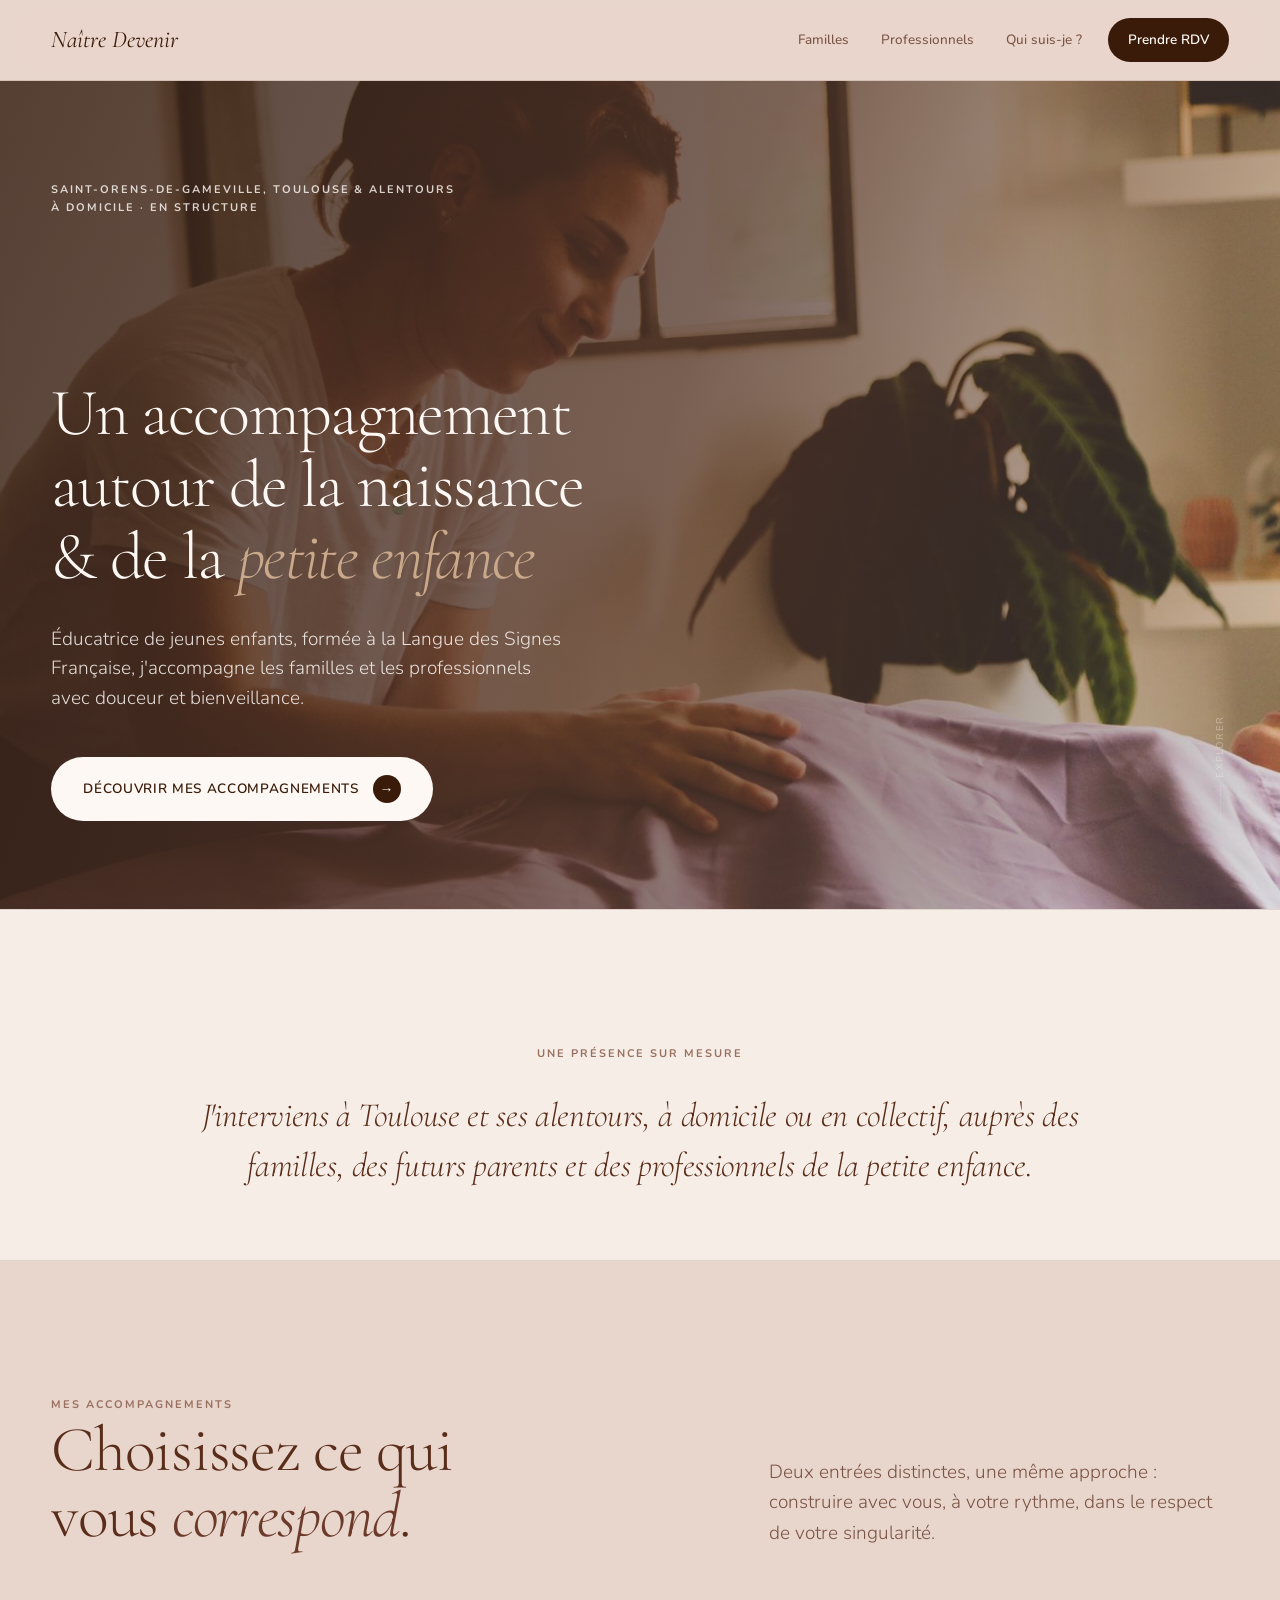
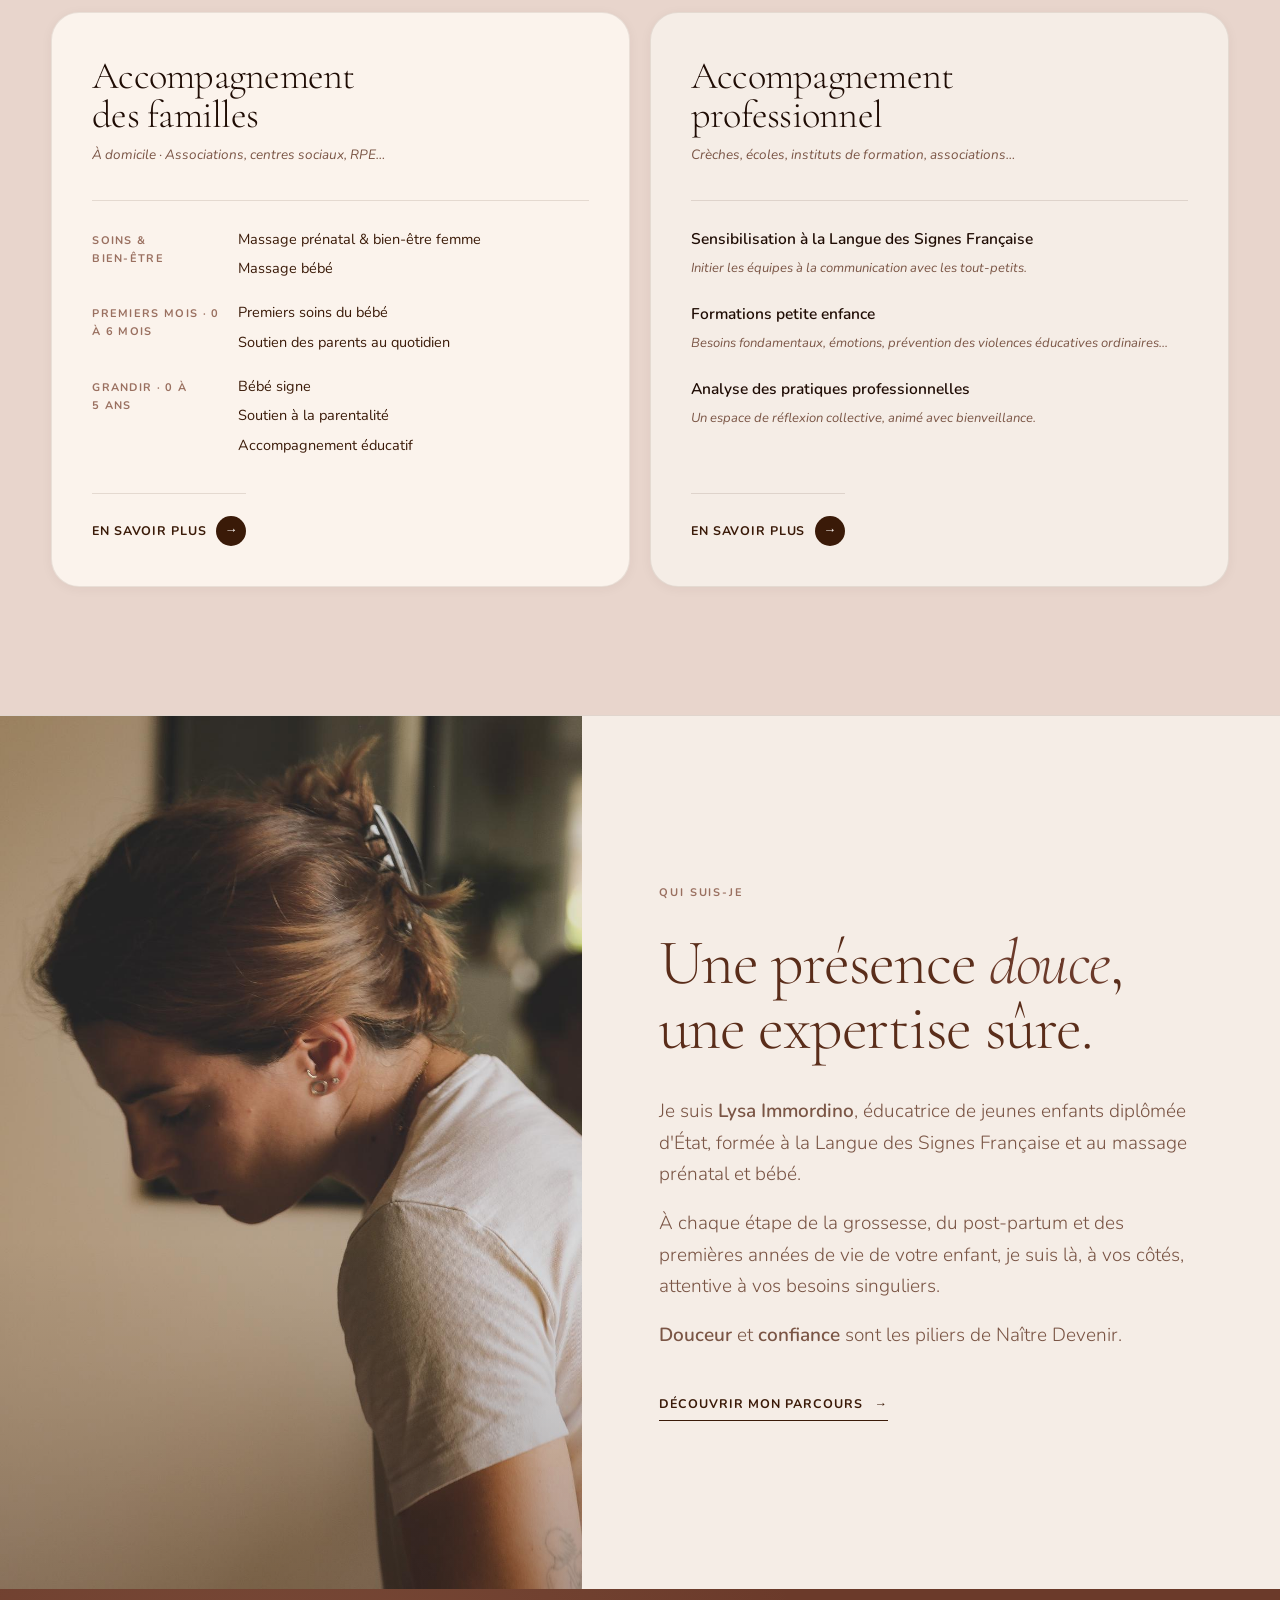
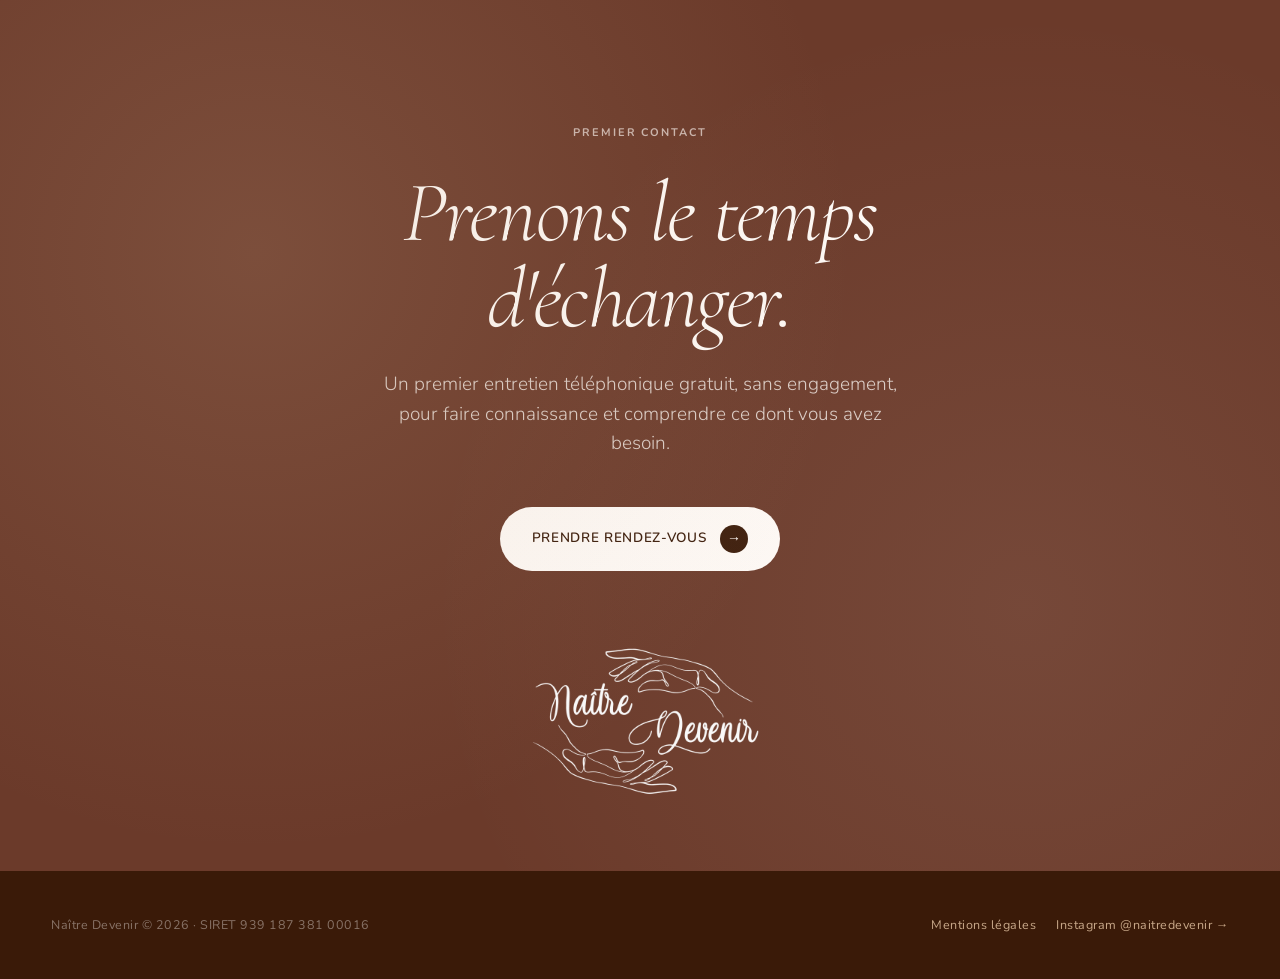
<file: index.html>
<!DOCTYPE html>
<html lang="fr">
<head>
  <meta charset="UTF-8">
  <meta name="viewport" content="width=device-width, initial-scale=1.0">
  <title>Naître Devenir — Accompagnement périnatal et petite enfance à Saint-Orens-de-Gameville, Toulouse<em>&amp;</em>alentours</title>
  <meta name="description" content="Lysa Immordino, éducatrice de jeunes enfants à Toulouse. Accompagnement des familles et formations professionnelles autour de la naissance et de la petite enfance.">
  <link rel="stylesheet" href="/style.css">
  <link rel="icon" href="/favicon.ico" type="image/x-icon">
  <link rel="icon" href="/favicon.svg" type="image/svg+xml">
  <link rel="apple-touch-icon" href="/apple-touch-icon.png">
</head>
<body>

  <!-- NAV -->
  <header class="nav">
    <div class="container nav-inner">
      <a class="nav-logo" href="/">Naître Devenir</a>
      <nav class="nav-links" aria-label="Navigation principale">
        <a href="/familles.html">Familles</a>
        <a href="/professionnels.html">Professionnels</a>
        <a href="/qui-suis-je.html">Qui suis-je&nbsp;?</a>
        <a href="#" class="cta js-contact">Prendre RDV</a>
      </nav>
      <button class="nav-burger js-burger" aria-label="Ouvrir le menu" aria-expanded="false">
        <span></span><span></span><span></span>
      </button>
    </div>
  </header> 
  <nav class="nav-mobile" id="navMobile" aria-label="Navigation mobile">
    <a href="/familles.html">Familles</a>
    <a href="/professionnels.html">Professionnels</a>
    <a href="/qui-suis-je.html">Qui suis-je&nbsp;?</a>
    <a href="#" class="js-contact">Prendre RDV</a>
  </nav>

  <!-- HERO -->
  <section class="hero">
    <div class="hero-media">
      <img src="/images/hero-lysa.jpg" alt="Lysa Immordino, éducatrice de jeunes enfants" />
    </div>
    <div class="container hero-frame">
      <div class="hero-top">
        <span class="eyebrow">Saint-Orens-de-gameville, Toulouse &amp; alentours<br>à domicile · en structure</span>
      </div>
      <div class="hero-body">
        <h1>Un accompagnement<br>autour de la naissance<br>&amp; de la <em>petite enfance</em></h1>
        <p class="lede">Éducatrice de jeunes enfants, formée à la Langue des Signes Française, j'accompagne les familles et les professionnels avec douceur et bienveillance.</p>
        <a href="/familles.html" class="btn">
          Découvrir mes accompagnements
          <span class="btn-arrow">→</span>
        </a>
      </div>
    </div>
    <div class="scroll-hint">
      <span>Explorer</span>
      <div class="scroll-line"></div>
    </div>
  </section>

  <!-- LEDE -->
  <section class="lede-section">
    <div class="container">
      <span class="eyebrow">Une présence sur mesure</span>
      <p>J'interviens à Toulouse et ses alentours, à domicile ou en collectif, auprès des familles, des futurs parents et des professionnels de la petite enfance.</p>
    </div>
  </section>

  <!-- ACCOMPAGNEMENTS -->
  <section class="approach">
    <div class="container">
      <div class="section-head">
        <div>
          <span class="eyebrow">Mes accompagnements</span>
          <h2>Choisissez ce qui<br>vous <em>correspond</em>.</h2>
        </div>
        <p class="head-aside">Deux entrées distinctes, une même approche : construire avec vous, à votre rythme, dans le respect de votre singularité.</p>
      </div>

      <div class="approach-grid">

        <article class="approach-card approach-card--families">
          <h3 class="card-title">Accompagnement<br>des familles</h3>
          <p class="card-context">À domicile · Associations, centres sociaux, RPE…</p>
          <div class="card-groups">
            <div class="card-group">
              <span class="group-label">Soins &amp; bien-être</span>
              <ul class="group-items">
                <li>Massage prénatal &amp; bien-être femme</li>
                <li>Massage bébé</li>
              </ul>
            </div>
            <div class="card-group">
              <span class="group-label">Premiers mois · 0 à 6&nbsp;mois</span>
              <ul class="group-items">
                <li>Premiers soins du bébé</li>
                <li>Soutien des parents au quotidien</li>
              </ul>
            </div>
            <div class="card-group">
              <span class="group-label">Grandir · 0 à 5&nbsp;ans</span>
              <ul class="group-items">
                <li>Bébé signe</li>
                <li>Soutien à la parentalité</li>
                <li>Accompagnement éducatif</li>
              </ul>
            </div>
          </div>
          <a href="/familles.html" class="card-cta">
            En savoir plus <span class="arrow">→</span>
          </a>
        </article>

        <article class="approach-card approach-card--pros">
          <h3 class="card-title">Accompagnement<br>professionnel</h3>
          <p class="card-context">Crèches, écoles, instituts de formation, associations…</p>
          <ul class="pros-list">
            <li>
              <div class="body">
                <strong>Sensibilisation à la Langue des Signes Française</strong>
                <em>Initier les équipes à la communication avec les tout-petits.</em>
              </div>
            </li>
            <li>
              <div class="body">
                <strong>Formations petite enfance</strong>
                <em>Besoins fondamentaux, émotions, prévention des violences éducatives ordinaires…</em>
              </div>
            </li>
            <li>
              <div class="body">
                <strong>Analyse des pratiques professionnelles</strong>
                <em>Un espace de réflexion collective, animé avec bienveillance.</em>
              </div>
            </li>
          </ul>
          <a href="/professionnels.html" class="card-cta">
            En savoir plus <span class="arrow">→</span>
          </a>
        </article>

      </div>
    </div>
  </section>

  <!-- QUI SUIS-JE -->
  <section class="about">
    <div class="about-grid">
      <div class="about-media">
        <img src="/images/lysa-portrait.jpg" alt="Lysa Immordino" />
      </div>
      <div class="about-body">
        <span class="eyebrow">Qui suis-je</span>
        <h2>Une présence <em>douce</em>,<br>une expertise sûre.</h2>
        <p>Je suis <strong>Lysa Immordino</strong>, éducatrice de jeunes enfants diplômée d'État, formée à la Langue des Signes Française et au massage prénatal et bébé.</p>
        <p>À chaque étape de la grossesse, du post-partum et des premières années de vie de votre enfant, je suis là, à vos côtés, attentive à vos besoins singuliers.</p>
        <p><strong>Douceur</strong> et <strong>confiance</strong> sont les piliers de Naître Devenir.</p>
        <a href="/qui-suis-je.html" class="about-link">Découvrir mon parcours <span>→</span></a>
      </div>
    </div>
  </section>

  <!-- CONTACT -->
  <section class="cta-band">
    <div class="container">
      <span class="eyebrow">Premier contact</span>
      <h2>Prenons le temps<br>d'échanger.</h2>
      <p>Un premier entretien téléphonique gratuit, sans engagement, pour faire connaissance et comprendre ce dont vous avez besoin.</p>
      <a href="#" class="btn js-contact">
        Prendre rendez-vous
        <span class="btn-arrow">→</span>
      </a>
      <img src="/images/naitredevenirLogo-transp-clair.png" alt="Naître Devenir" class="cta-band-logo">
    </div>
  </section>

  <!-- FOOTER -->
  <footer>
    <div class="container footer-inner">
      <p>Naître Devenir © 2026 · SIRET 939 187 381 00016</p>
      <div class="footer-links">
        <a href="/mentions-legales.html">Mentions légales</a>
        <a href="https://www.instagram.com/naitredevenir/" target="_blank" rel="noopener">Instagram @naitredevenir →</a>
      </div>
    </div>
  </footer>

  <!-- MODAL CONTACT -->
  <div class="contact-modal" id="contactModal">
    <div class="contact-modal-overlay"></div>
    <div class="contact-modal-content">
      <button class="contact-modal-close" aria-label="Fermer">&times;</button>
      
      <h2>Prendre rendez-vous</h2>
      <p class="contact-modal-intro">Un premier échange gratuit pour discuter de vos besoins.</p>
      
      <form id="contactForm" class="contact-form">
        <div class="form-group">
          <label for="name">Nom *</label>
          <input type="text" id="name" name="name" required>
        </div>
        
        <div class="form-group">
          <label for="email">Email *</label>
          <input type="email" id="email" name="email" required>
        </div>
        
        <div class="form-group">
          <label for="phone">Téléphone</label>
          <input type="tel" id="phone" name="phone">
        </div>
        
        <div class="form-group">
          <label for="message">Message *</label>
          <textarea id="message" name="message" rows="5" required></textarea>
        </div>
        
        <button type="submit" class="btn">Envoyer</button>
      </form>
    </div>
  </div>

  <script src="/app.js"></script>

</body>
</html>
</file>
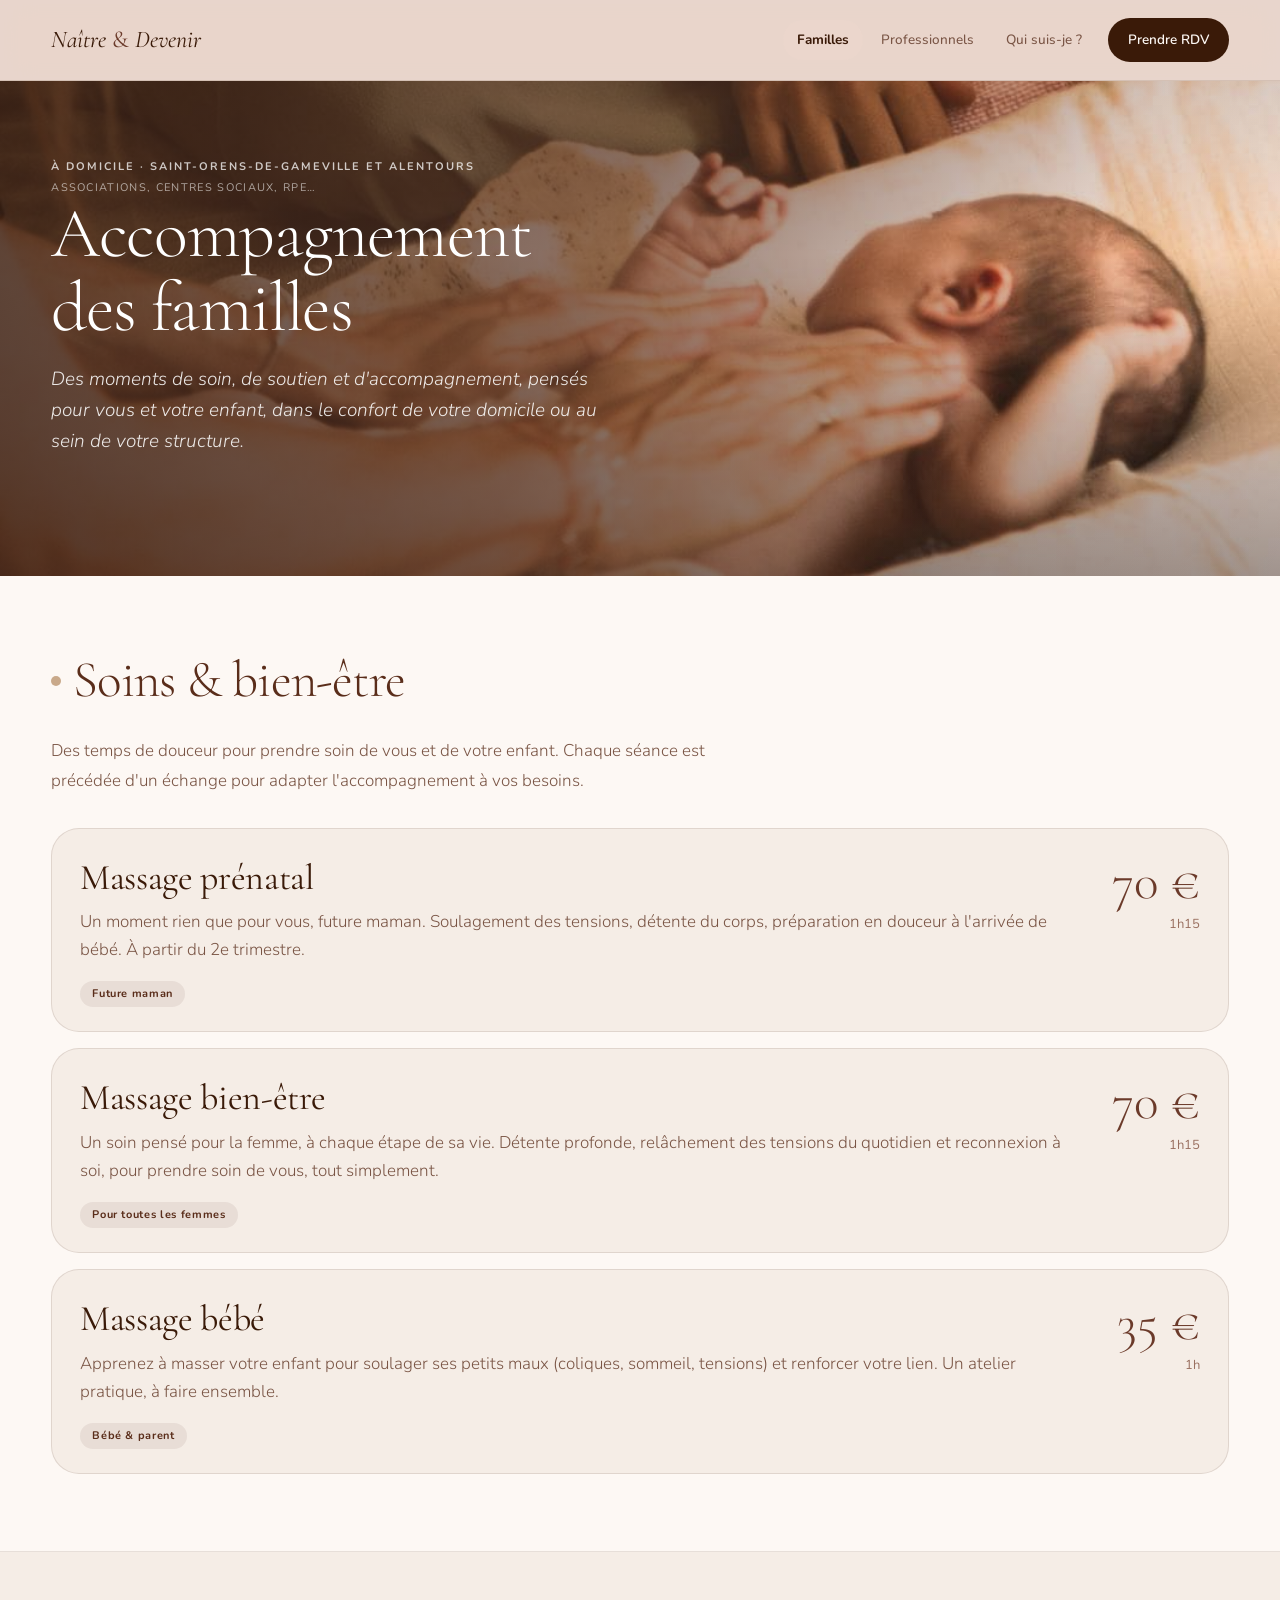
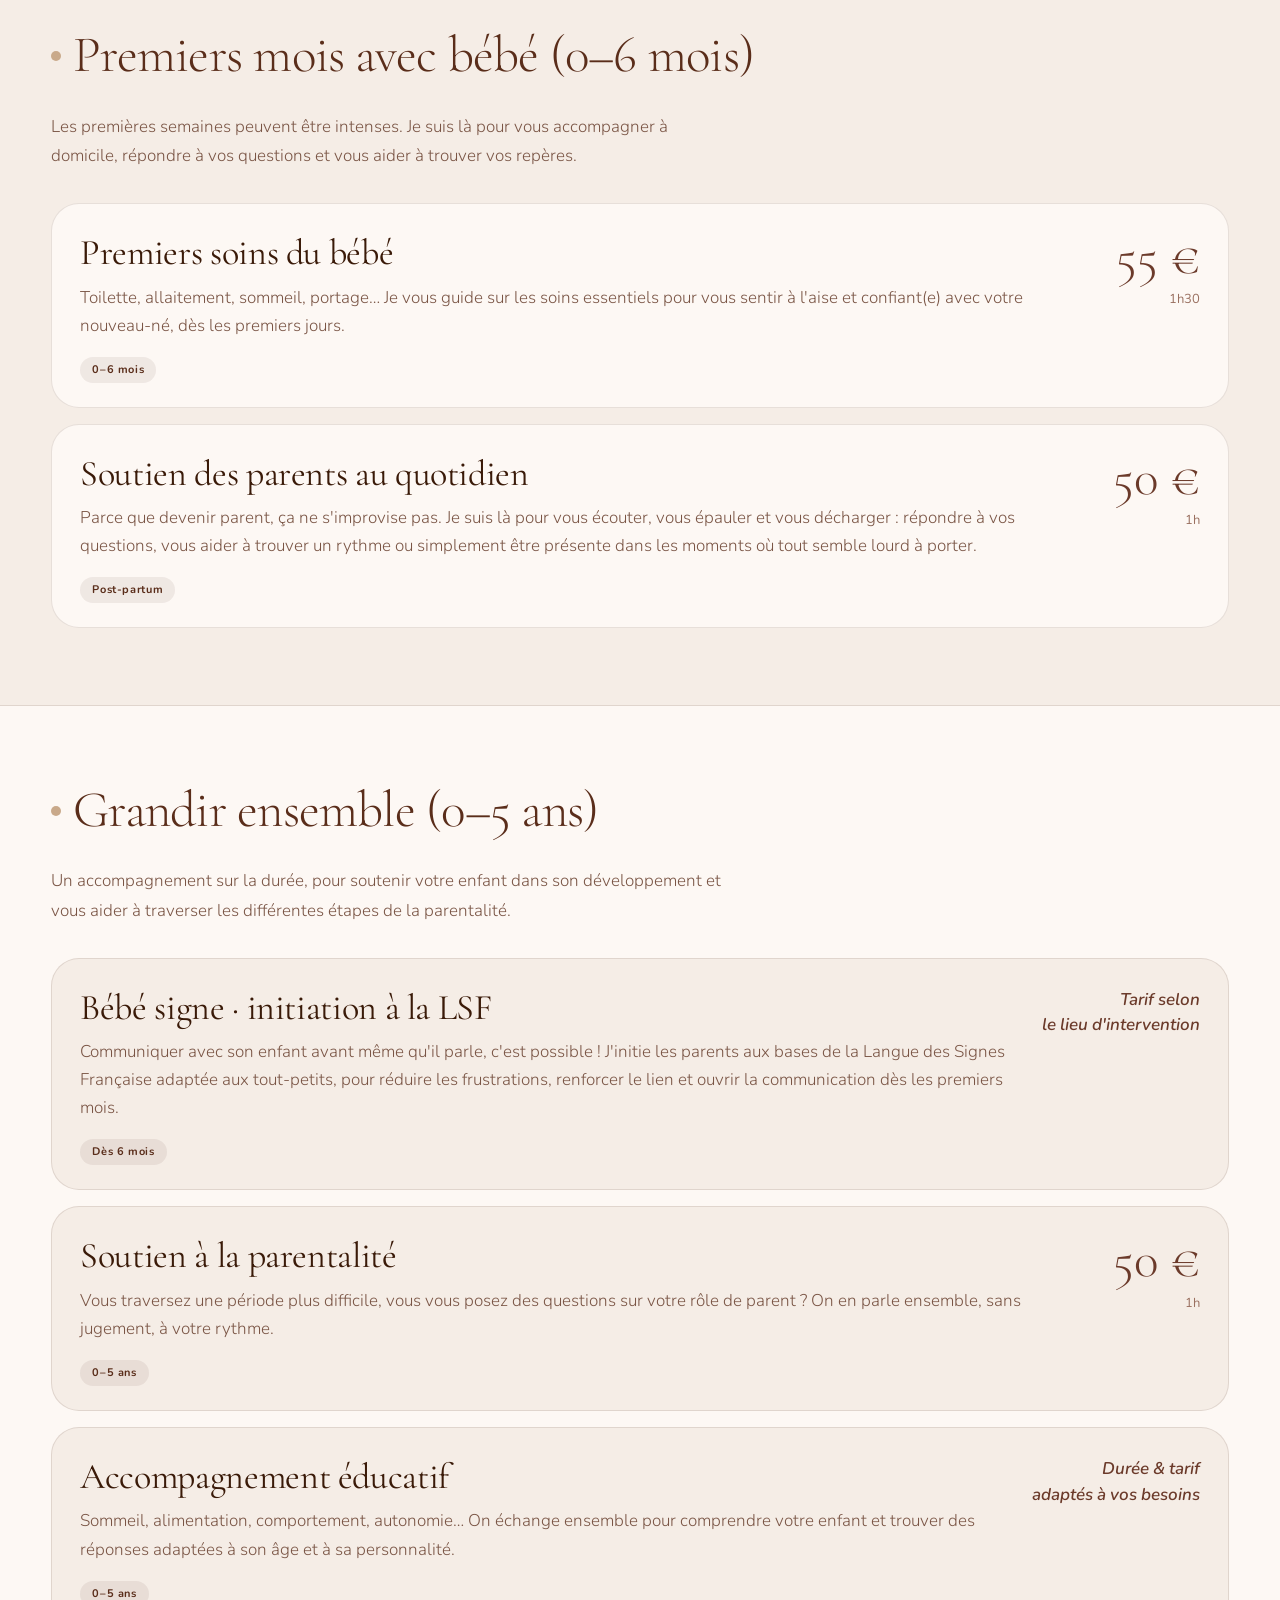
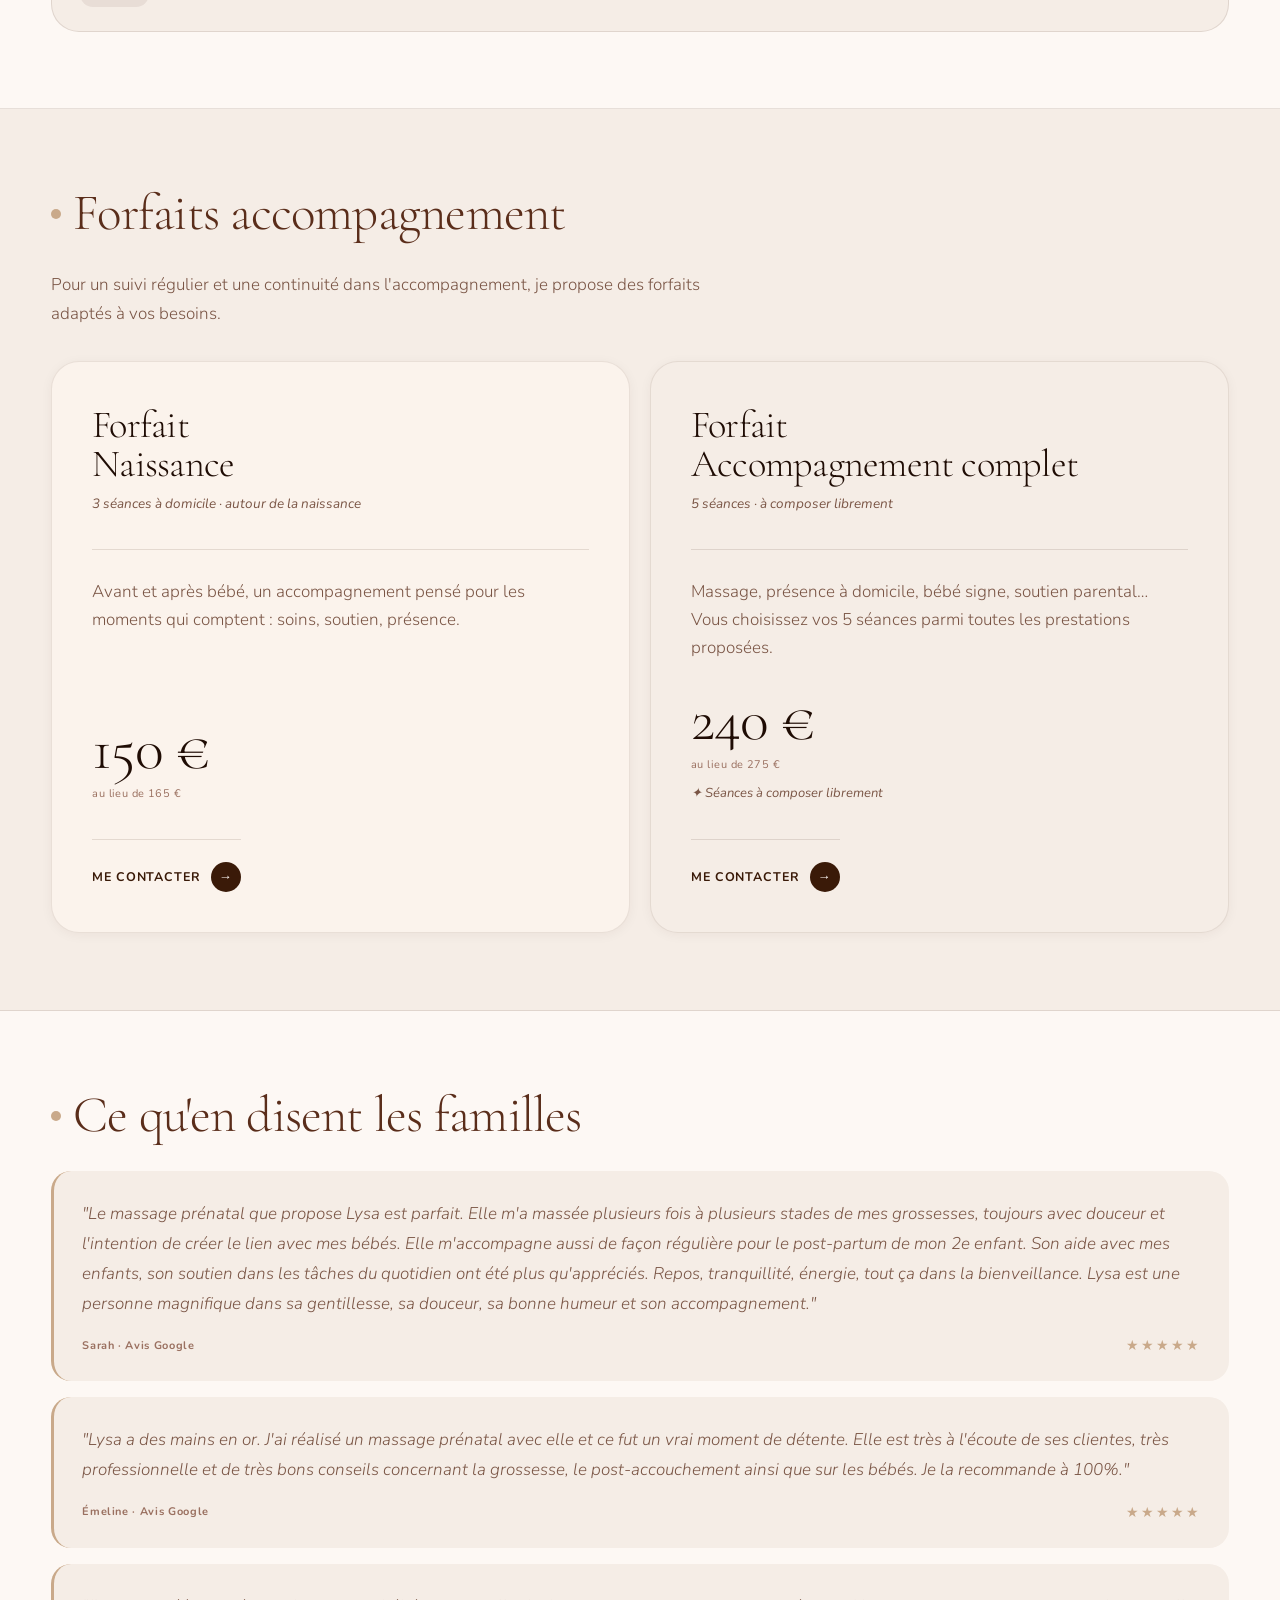
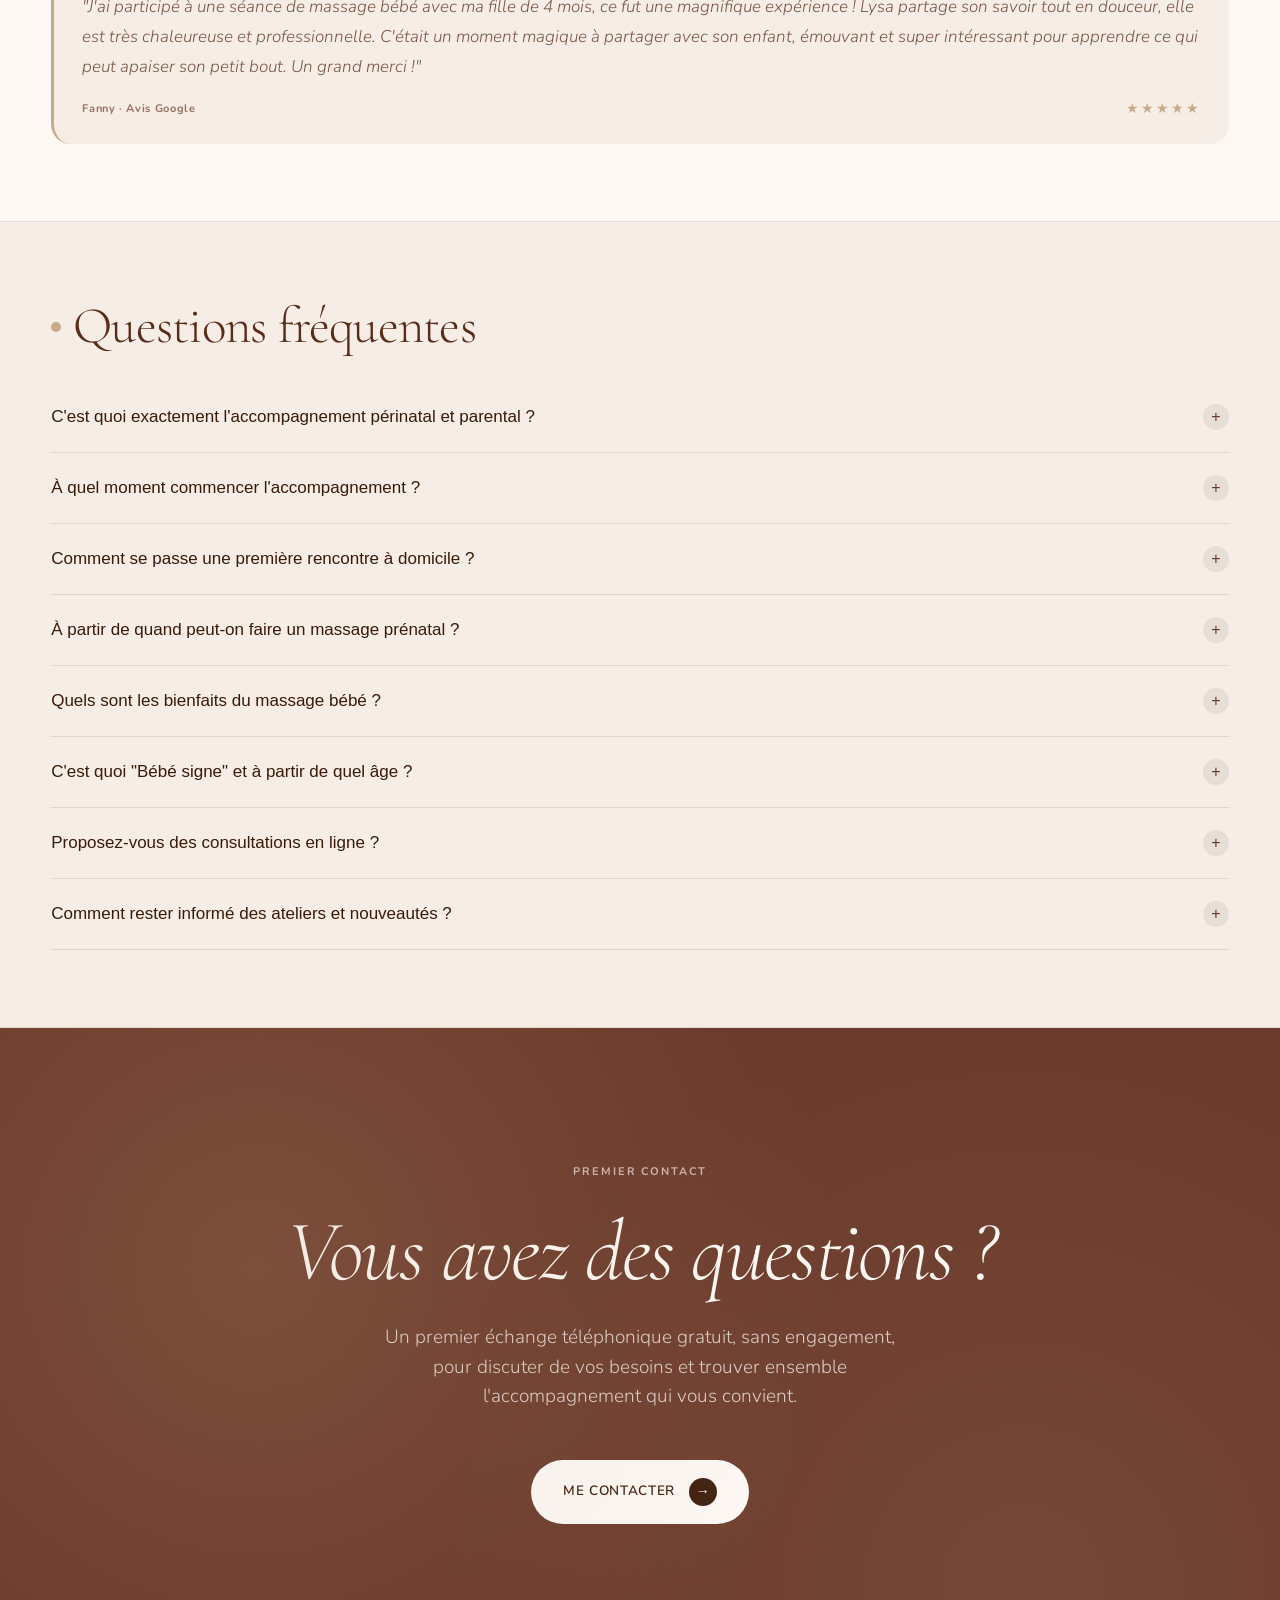
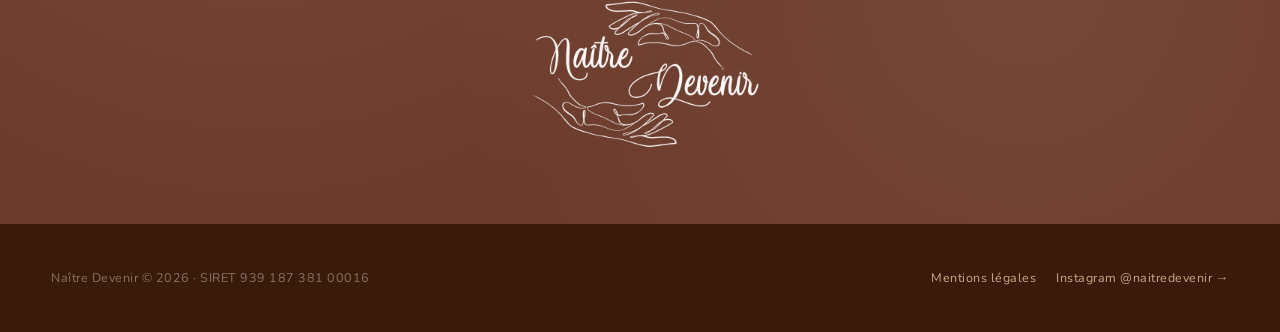
<file: familles.html>
<!DOCTYPE html>
<html lang="fr">
<head>
  <meta charset="UTF-8">
  <meta name="viewport" content="width=device-width, initial-scale=1.0">
  <title>Accompagnement des familles — Naître Devenir</title>
  <meta name="description" content="Massage prénatal, massage bébé, soutien à la parentalité, bébé signe… Un accompagnement personnalisé à domicile à Saint-Orens-de-Gameville et ses alentours.">
  <link rel="stylesheet" href="/style.css">
  <link rel="icon" href="/favicon.ico" type="image/x-icon">
  <link rel="icon" href="/favicon.svg" type="image/svg+xml">
  <link rel="apple-touch-icon" href="/apple-touch-icon.png">
</head>
<body>

  <header class="nav">
    <div class="container nav-inner">
      <a class="nav-logo" href="/">Naître <em>&amp;</em> Devenir</a>
      <nav class="nav-links" aria-label="Navigation principale">
        <a href="/familles.html" class="active">Familles</a>
        <a href="/professionnels.html">Professionnels</a>
        <a href="/qui-suis-je.html">Qui suis-je&nbsp;?</a>
        <a href="#" class="cta js-contact">Prendre RDV</a>
      </nav>
      <button class="nav-burger js-burger" aria-label="Ouvrir le menu" aria-expanded="false">
        <span></span><span></span><span></span>
      </button>
    </div>
  </header>
  <nav class="nav-mobile" id="navMobile" aria-label="Navigation mobile">
    <a href="/familles.html">Familles</a>
    <a href="/professionnels.html">Professionnels</a>
    <a href="/qui-suis-je.html">Qui suis-je&nbsp;?</a>
    <a href="#" class="js-contact">Prendre RDV</a>
  </nav>

  <section class="page-hero page-hero--image page-hero--bottom">
    <div class="hero-media">
      <img src="/images/hero-familles.jpg" alt="Accompagnement des familles" />
    </div>
    <div class="container">
      <div class="hero-eyebrows">
        <span class="eyebrow">À domicile · Saint-Orens-de-Gameville et alentours</span>
        <span class="eyebrow-sub">Associations, centres sociaux, RPE…</span>
      </div>
      <h1>Accompagnement<br>des familles</h1>
      <p class="lead">Des moments de soin, de soutien et d'accompagnement, pensés pour vous et votre enfant, dans le confort de votre domicile ou au sein de votre structure.</p>
    </div>
  </section>

  <section class="section">
    <div class="container">
      <div class="section-header">
        <div class="section-dot"></div>
        <h2>Soins &amp; bien-être</h2>
      </div>
      <p class="section-intro">Des temps de douceur pour prendre soin de vous et de votre enfant. Chaque séance est précédée d'un échange pour adapter l'accompagnement à vos besoins.</p>
      <div class="prestations">

        <div class="prestation">
          <div class="prestation-left">
            <h3>Massage prénatal</h3>
            <p>Un moment rien que pour vous, future maman. Soulagement des tensions, détente du corps, préparation en douceur à l'arrivée de bébé. À partir du 2e trimestre.</p>
            <span class="tag">Future maman</span>
          </div>
          <div class="prestation-right">
            <div class="price">70 €</div>
            <div class="price-detail">1h15</div>
          </div>
        </div>

        <div class="prestation">
          <div class="prestation-left">
            <h3>Massage bien-être</h3>
            <p>Un soin pensé pour la femme, à chaque étape de sa vie. Détente profonde, relâchement des tensions du quotidien et reconnexion à soi, pour prendre soin de vous, tout simplement.</p>
            <span class="tag">Pour toutes les femmes</span>
          </div>
          <div class="prestation-right">
            <div class="price">70 €</div>
            <div class="price-detail">1h15</div>
          </div>
        </div>

        <div class="prestation">
          <div class="prestation-left">
            <h3>Massage bébé</h3>
            <p>Apprenez à masser votre enfant pour soulager ses petits maux (coliques, sommeil, tensions) et renforcer votre lien. Un atelier pratique, à faire ensemble.</p>
            <span class="tag">Bébé &amp; parent</span>
          </div>
          <div class="prestation-right">
            <div class="price">35 €</div>
            <div class="price-detail">1h</div>
          </div>
        </div>

      </div>
    </div>
  </section>

  <section class="section section--warm">
    <div class="container">
      <div class="section-header">
        <div class="section-dot"></div>
        <h2>Premiers mois avec bébé (0–6 mois)</h2>
      </div>
      <p class="section-intro">Les premières semaines peuvent être intenses. Je suis là pour vous accompagner à domicile, répondre à vos questions et vous aider à trouver vos repères.</p>
      <div class="prestations">

        <div class="prestation">
          <div class="prestation-left">
            <h3>Premiers soins du bébé</h3>
            <p>Toilette, allaitement, sommeil, portage… Je vous guide sur les soins essentiels pour vous sentir à l'aise et confiant(e) avec votre nouveau-né, dès les premiers jours.</p>
            <span class="tag">0–6 mois</span>
          </div>
          <div class="prestation-right">
            <div class="price">55 €</div>
            <div class="price-detail">1h30</div>
          </div>
        </div>

        <div class="prestation">
          <div class="prestation-left">
            <h3>Soutien des parents au quotidien</h3>
            <p>Parce que devenir parent, ça ne s'improvise pas. Je suis là pour vous écouter, vous épauler et vous décharger : répondre à vos questions, vous aider à trouver un rythme ou simplement être présente dans les moments où tout semble lourd à porter.</p>
            <span class="tag">Post-partum</span>
          </div>
          <div class="prestation-right">
            <div class="price">50 €</div>
            <div class="price-detail">1h</div>
          </div>
        </div>

      </div>
    </div>
  </section>

  <section class="section">
    <div class="container">
      <div class="section-header">
        <div class="section-dot"></div>
        <h2>Grandir ensemble (0–5 ans)</h2>
      </div>
      <p class="section-intro">Un accompagnement sur la durée, pour soutenir votre enfant dans son développement et vous aider à traverser les différentes étapes de la parentalité.</p>
      <div class="prestations">

        <div class="prestation">
          <div class="prestation-left">
            <h3>Bébé signe · initiation à la LSF</h3>
            <p>Communiquer avec son enfant avant même qu'il parle, c'est possible ! J'initie les parents aux bases de la Langue des Signes Française adaptée aux tout-petits, pour réduire les frustrations, renforcer le lien et ouvrir la communication dès les premiers mois.</p>
            <span class="tag">Dès 6 mois</span>
          </div>
          <div class="prestation-right">
            <div class="price-sur-mesure">Tarif selon<br>le lieu d'intervention</div>
          </div>
        </div>

        <div class="prestation">
          <div class="prestation-left">
            <h3>Soutien à la parentalité</h3>
            <p>Vous traversez une période plus difficile, vous vous posez des questions sur votre rôle de parent ? On en parle ensemble, sans jugement, à votre rythme.</p>
            <span class="tag">0–5 ans</span>
          </div>
          <div class="prestation-right">
            <div class="price">50 €</div>
            <div class="price-detail">1h</div>
          </div>
        </div>

        <div class="prestation">
          <div class="prestation-left">
            <h3>Accompagnement éducatif</h3>
            <p>Sommeil, alimentation, comportement, autonomie… On échange ensemble pour comprendre votre enfant et trouver des réponses adaptées à son âge et à sa personnalité.</p>
            <span class="tag">0–5 ans</span>
          </div>
          <div class="prestation-right">
            <div class="price-sur-mesure">Durée &amp; tarif<br>adaptés à vos besoins</div>
          </div>
        </div>

      </div>
    </div>
  </section>

  <section class="section section--warm">
    <div class="container">
      <div class="section-header">
        <div class="section-dot"></div>
        <h2>Forfaits accompagnement</h2>
      </div>
      <p class="section-intro">Pour un suivi régulier et une continuité dans l'accompagnement, je propose des forfaits adaptés à vos besoins.</p>
      <div class="approach-grid">

        <article class="approach-card approach-card--families">
          <h3 class="card-title">Forfait<br>Naissance</h3>
          <p class="card-context">3 séances à domicile · autour de la naissance</p>
          <div class="card-content">
            <p>Avant et après bébé, un accompagnement pensé pour les moments qui comptent : soins, soutien, présence.</p>
            <div class="card-price-display">
              <div class="card-price-main">150 €</div>
              <div class="card-price-sub">au lieu de 165 €</div>
            </div>
          </div>
          <a href="#" class="card-cta js-contact">Me contacter <span class="arrow">→</span></a>
        </article>

        <article class="approach-card approach-card--pros">
          <h3 class="card-title">Forfait<br>Accompagnement complet</h3>
          <p class="card-context">5 séances · à composer librement</p>
          <div class="card-content">
            <p>Massage, présence à domicile, bébé signe, soutien parental… Vous choisissez vos 5 séances parmi toutes les prestations proposées.</p>
            <div class="card-price-display">
              <div class="card-price-main">240 €</div>
              <div class="card-price-sub">au lieu de 275 €</div>
              <div class="card-price-note">✦ Séances à composer librement</div>
            </div>
          </div>
          <a href="#" class="card-cta js-contact">Me contacter <span class="arrow">→</span></a>
        </article>

      </div>
    </div>
  </section>

  <section class="section">
    <div class="container">
      <div class="section-header">
        <div class="section-dot"></div>
        <h2>Ce qu'en disent les familles</h2>
      </div>
      <div class="temoignages">

        <div class="temoignage">
          <p>"Le massage prénatal que propose Lysa est parfait. Elle m'a massée plusieurs fois à plusieurs stades de mes grossesses, toujours avec douceur et l'intention de créer le lien avec mes bébés. Elle m'accompagne aussi de façon régulière pour le post-partum de mon 2e enfant. Son aide avec mes enfants, son soutien dans les tâches du quotidien ont été plus qu'appréciés. Repos, tranquillité, énergie, tout ça dans la bienveillance. Lysa est une personne magnifique dans sa gentillesse, sa douceur, sa bonne humeur et son accompagnement."</p>
          <div class="temoignage-footer">
            <span class="temoignage-author">Sarah · Avis Google</span>
            <span class="stars">★★★★★</span>
          </div>
        </div>

        <div class="temoignage">
          <p>"Lysa a des mains en or. J'ai réalisé un massage prénatal avec elle et ce fut un vrai moment de détente. Elle est très à l'écoute de ses clientes, très professionnelle et de très bons conseils concernant la grossesse, le post-accouchement ainsi que sur les bébés. Je la recommande à 100%."</p>
          <div class="temoignage-footer">
            <span class="temoignage-author">Émeline · Avis Google</span>
            <span class="stars">★★★★★</span>
          </div>
        </div>

        <div class="temoignage">
          <p>"J'ai participé à une séance de massage bébé avec ma fille de 4 mois, ce fut une magnifique expérience ! Lysa partage son savoir tout en douceur, elle est très chaleureuse et professionnelle. C'était un moment magique à partager avec son enfant, émouvant et super intéressant pour apprendre ce qui peut apaiser son petit bout. Un grand merci !"</p>
          <div class="temoignage-footer">
            <span class="temoignage-author">Fanny · Avis Google</span>
            <span class="stars">★★★★★</span>
          </div>
        </div>

      </div>
    </div>
  </section>

  <section class="section section--warm">
    <div class="container">
      <div class="section-header">
        <div class="section-dot"></div>
        <h2>Questions fréquentes</h2>
      </div>

      <div class="faq-item">
        <button class="faq-question" onclick="toggle(this)">
          <span>C'est quoi exactement l'accompagnement périnatal et parental ?</span>
          <i class="faq-icon">+</i>
        </button>
        <div class="faq-answer"><div class="faq-answer-inner">
          C'est un soutien personnalisé qui vous accompagne de la grossesse jusqu'aux premières années de vie de votre enfant. Cela peut prendre différentes formes : des soins (massage prénatal, massage bébé), une présence à domicile après la naissance, des conseils sur le développement de votre enfant, ou encore des temps d'échange sur votre vécu de parent.<br><br>
          L'idée, c'est que vous ne soyez jamais seul(e) face aux questions et aux doutes qui viennent naturellement avec cette nouvelle aventure.
        </div></div>
      </div>

      <div class="faq-item">
        <button class="faq-question" onclick="toggle(this)">
          <span>À quel moment commencer l'accompagnement ?</span>
          <i class="faq-icon">+</i>
        </button>
        <div class="faq-answer"><div class="faq-answer-inner">
          Il n'y a pas de moment idéal : il y a <strong>votre moment</strong>. Certaines familles me contactent dès la grossesse pour se préparer en douceur, d'autres après la naissance quand les premières questions surgissent.<br><br>
          Ce qui compte, c'est que vous vous sentiez prêt(e) à être accompagné(e). Je m'adapte à là où vous en êtes.
        </div></div>
      </div>

      <div class="faq-item">
        <button class="faq-question" onclick="toggle(this)">
          <span>Comment se passe une première rencontre à domicile ?</span>
          <i class="faq-icon">+</i>
        </button>
        <div class="faq-answer"><div class="faq-answer-inner">
          Avant chaque séance, on échange par téléphone pour faire le point sur vos besoins, vos questions et votre situation. Cela me permet d'arriver chez vous avec les bons outils, sans perdre de temps.<br><br>
          Sur place, on prend le temps de parler, d'observer et d'échanger, dans votre environnement, à votre rythme. Pas de protocole rigide : chaque rencontre est unique.
        </div></div>
      </div>

      <div class="faq-item">
        <button class="faq-question" onclick="toggle(this)">
          <span>À partir de quand peut-on faire un massage prénatal ?</span>
          <i class="faq-icon">+</i>
        </button>
        <div class="faq-answer"><div class="faq-answer-inner">
          Le massage prénatal est possible dès le 2e trimestre de grossesse (à partir de 13 semaines). C'est souvent le moment où les inconforts s'installent : tensions lombaires, jambes lourdes, fatigue… et où le massage apporte le plus de bénéfices.<br><br>
          Au 3e trimestre, il reste tout aussi précieux pour préparer le corps à l'accouchement et se connecter à son bébé. En cas de doute, n'hésitez pas à en parler avec votre sage-femme ou votre médecin au préalable.
        </div></div>
      </div>

      <div class="faq-item">
        <button class="faq-question" onclick="toggle(this)">
          <span>Quels sont les bienfaits du massage bébé ?</span>
          <i class="faq-icon">+</i>
        </button>
        <div class="faq-answer"><div class="faq-answer-inner">
          Le massage bébé est bien plus qu'un soin, c'est un langage. Il permet de :
          <ul>
            <li>Soulager les coliques, les tensions et favoriser le sommeil</li>
            <li>Stimuler le développement sensoriel et moteur de votre enfant</li>
            <li>Renforcer le lien d'attachement parent-enfant</li>
            <li>Vous donner confiance dans vos gestes et votre relation avec votre bébé</li>
          </ul>
          <br>Je vous transmets les gestes lors d'une séance à domicile, à votre rythme, pour que vous puissiez les reproduire seul(e) ensuite.
        </div></div>
      </div>

      <div class="faq-item">
        <button class="faq-question" onclick="toggle(this)">
          <span>C'est quoi "Bébé signe" et à partir de quel âge ?</span>
          <i class="faq-icon">+</i>
        </button>
        <div class="faq-answer"><div class="faq-answer-inner">
          "Bébé signe", c'est l'utilisation de signes simples issus de la LSF pour communiquer avec votre enfant <strong>avant même qu'il parle</strong>.<br><br>
          On peut commencer dès 6 mois. L'enfant comprend bien avant de pouvoir s'exprimer oralement : les signes lui donnent un moyen de dire "j'ai faim", "encore", "dodo"… ce qui réduit les frustrations et renforce la communication.<br><br>
          Pas besoin de connaître la LSF : on commence par quelques signes du quotidien, et on progresse ensemble.
        </div></div>
      </div>

      <div class="faq-item">
        <button class="faq-question" onclick="toggle(this)">
          <span>Proposez-vous des consultations en ligne ?</span>
          <i class="faq-icon">+</i>
        </button>
        <div class="faq-answer"><div class="faq-answer-inner">
          Oui, pour les familles qui ne peuvent pas me recevoir à domicile, je propose des consultations en visioconférence. C'est idéal pour les échanges de conseil, le soutien parental ou les questions sur le développement de votre enfant.
        </div></div>
      </div>

      <div class="faq-item">
        <button class="faq-question" onclick="toggle(this)">
          <span>Comment rester informé des ateliers et nouveautés ?</span>
          <i class="faq-icon">+</i>
        </button>
        <div class="faq-answer"><div class="faq-answer-inner">
          Le meilleur endroit pour suivre les actualités de Naître Devenir, c'est Instagram : <strong>@naitredevenir</strong>. J'y partage régulièrement des conseils, des informations sur les prochains ateliers et des ressources utiles pour les parents.<br><br>
          Vous pouvez aussi me contacter directement pour être tenu(e) informé(e) des prochaines dates.
        </div></div>
      </div>

    </div>
  </section>

  <section class="cta-band">
    <div class="container">
      <span class="eyebrow">Premier contact</span>
      <h2>Vous avez des questions ?</h2>
      <p>Un premier échange téléphonique gratuit, sans engagement, pour discuter de vos besoins et trouver ensemble l'accompagnement qui vous convient.</p>
      <a href="#" class="btn js-contact">
        Me contacter
        <span class="btn-arrow">→</span>
      </a>
      <img src="/images/naitredevenirLogo-transp-clair.png" alt="Naître Devenir" class="cta-band-logo">
    </div>
  </section>

  <footer>
    <div class="container footer-inner">
      <p>Naître Devenir © 2026 · SIRET 939 187 381 00016</p>
      <div class="footer-links">
        <a href="/mentions-legales.html">Mentions légales</a>
        <a href="https://www.instagram.com/naitredevenir/" target="_blank" rel="noopener">Instagram @naitredevenir →</a>
      </div>
    </div>
  </footer>

  <!-- MODAL CONTACT -->
  <div class="contact-modal" id="contactModal">
    <div class="contact-modal-overlay"></div>
    <div class="contact-modal-content">
      <button class="contact-modal-close" aria-label="Fermer">&times;</button>
      
      <h2>Prendre rendez-vous</h2>
      <p class="contact-modal-intro">Un premier échange gratuit pour discuter de vos besoins.</p>
      
      <form id="contactForm" class="contact-form">
        <div class="form-group">
          <label for="name">Nom *</label>
          <input type="text" id="name" name="name" required>
        </div>
        
        <div class="form-group">
          <label for="email">Email *</label>
          <input type="email" id="email" name="email" required>
        </div>
        
        <div class="form-group">
          <label for="phone">Téléphone</label>
          <input type="tel" id="phone" name="phone">
        </div>
        
        <div class="form-group">
          <label for="message">Message *</label>
          <textarea id="message" name="message" rows="5" required></textarea>
        </div>
        
        <button type="submit" class="btn">Envoyer</button>
      </form>
    </div>
  </div>

  <script src="/app.js"></script>

</body>
</html>
</file>
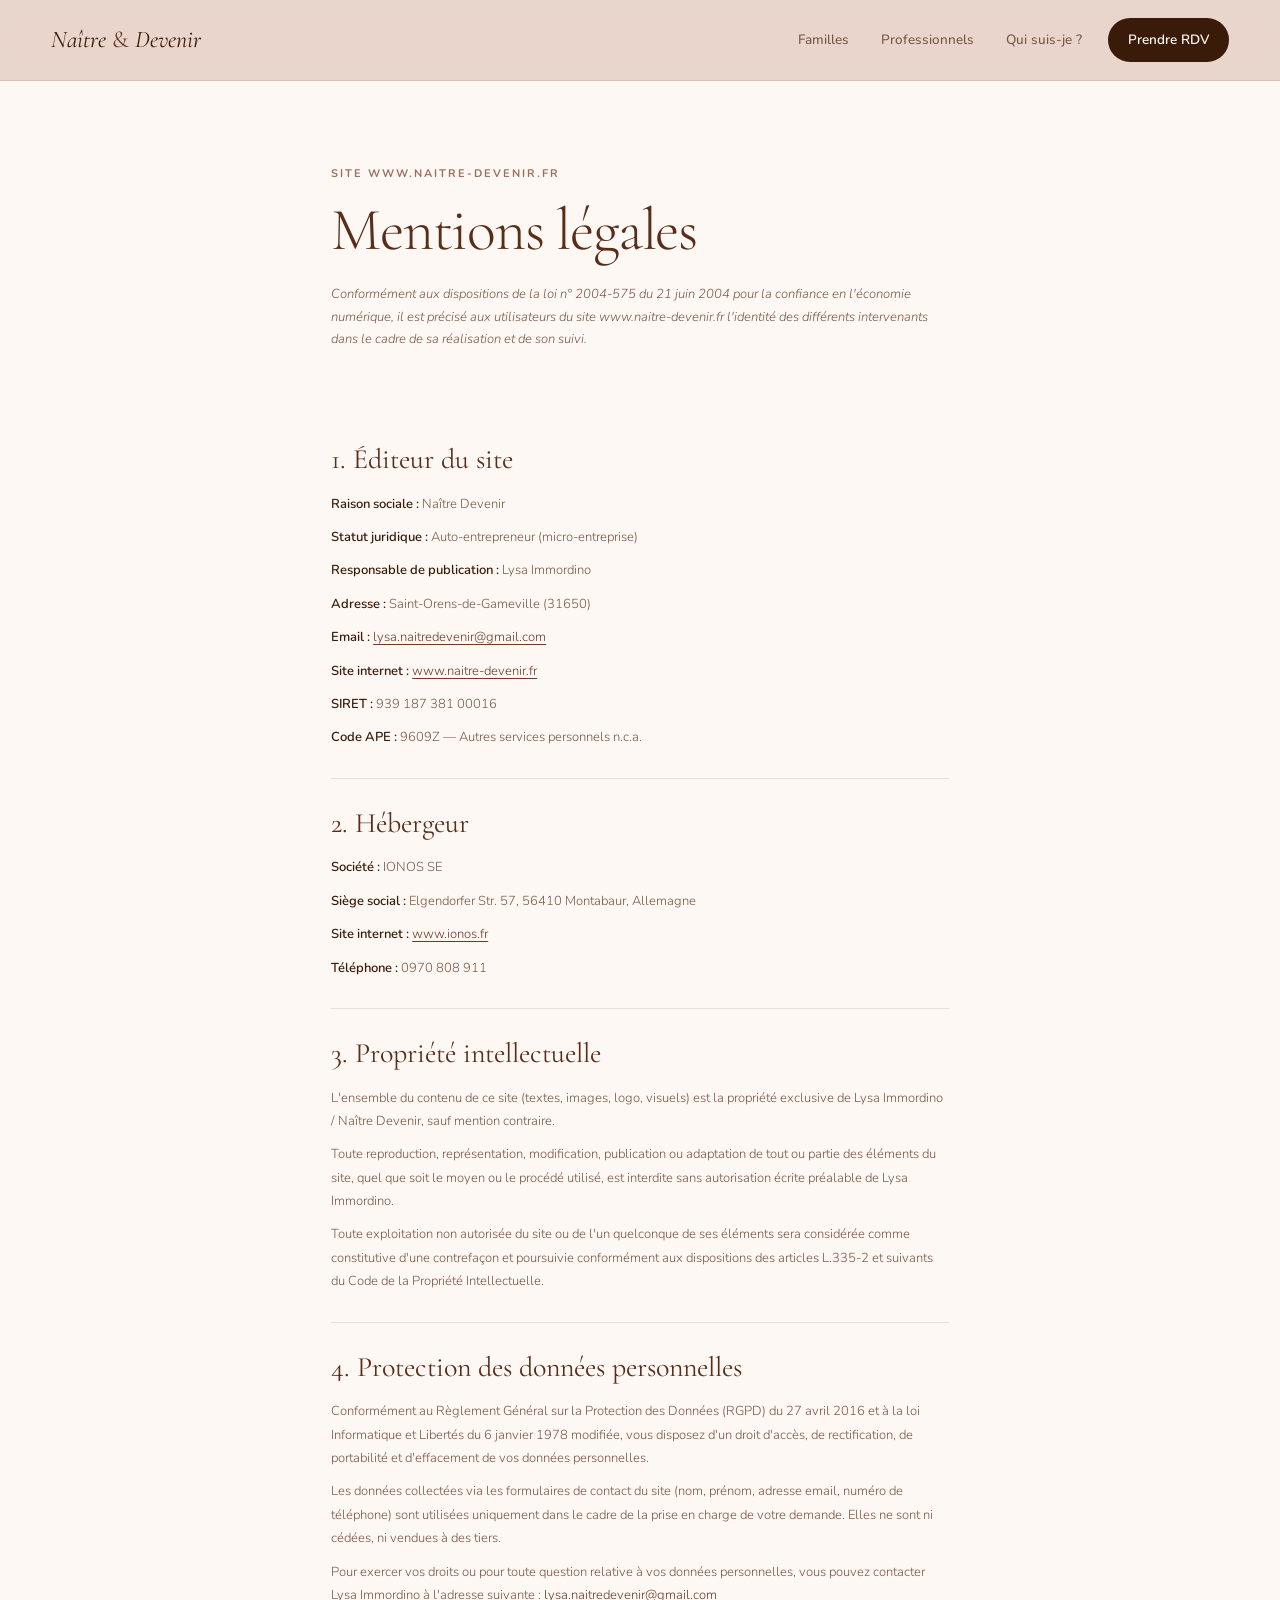
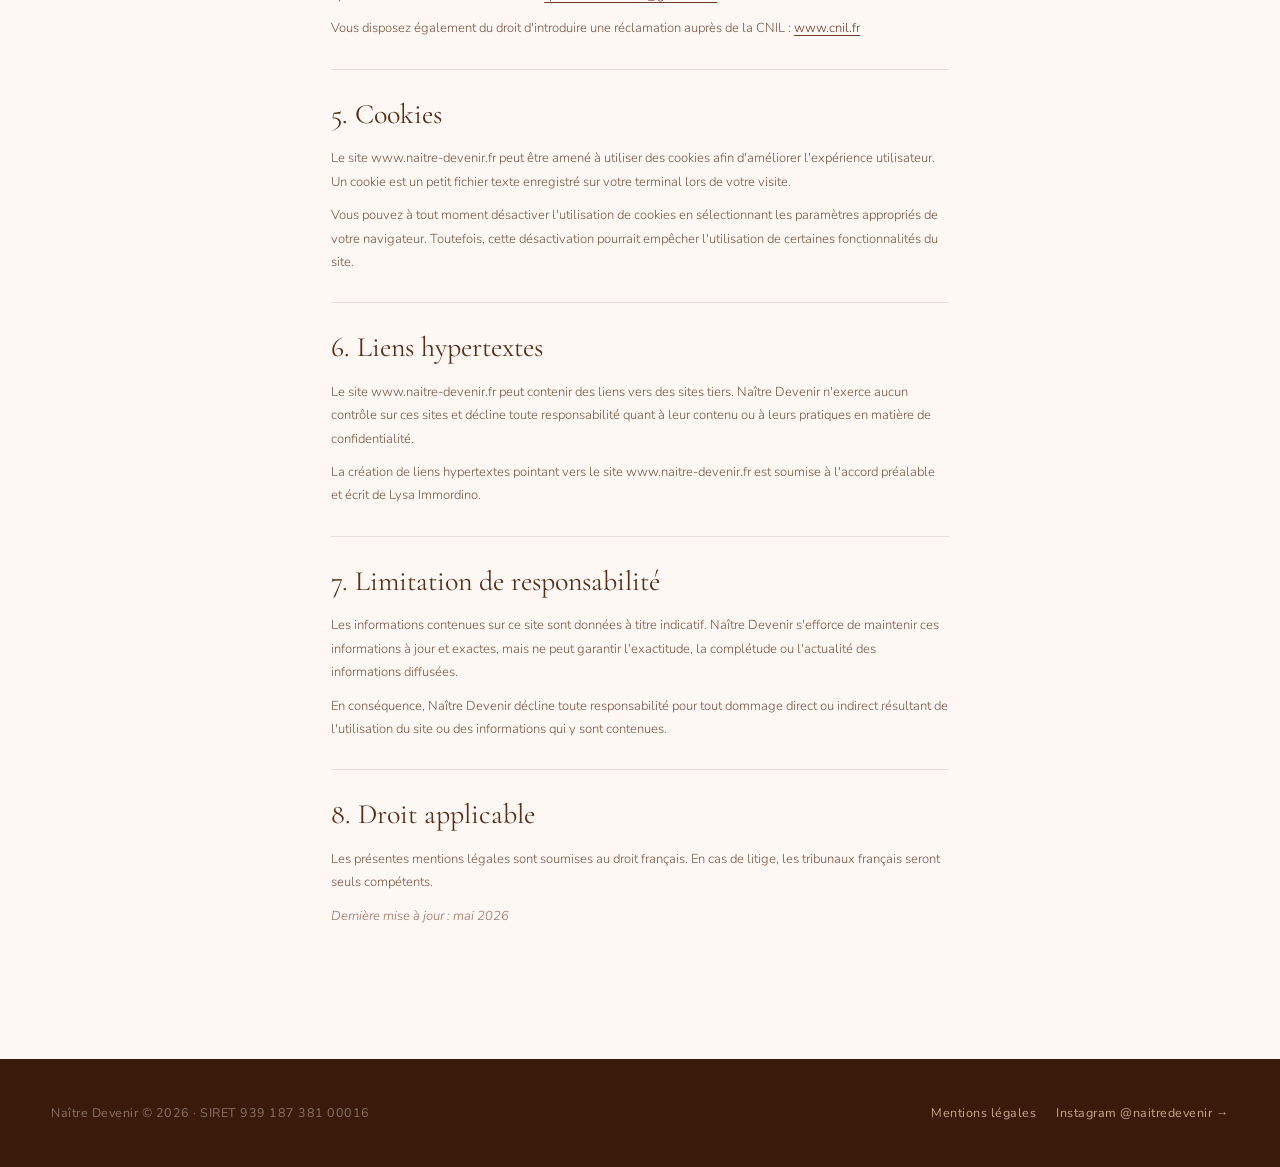
<file: mentions-legales.html>
<!DOCTYPE html>
<html lang="fr">
<head>
  <meta charset="UTF-8">
  <meta name="viewport" content="width=device-width, initial-scale=1.0">
  <title>Mentions légales — Naître Devenir</title>
  <meta name="description" content="Mentions légales du site Naître Devenir — Lysa Immordino, éducatrice de jeunes enfants à Toulouse.">
  <link rel="stylesheet" href="/style.css">
  <link rel="icon" href="/favicon.ico" type="image/x-icon">
  <link rel="icon" href="/favicon.svg" type="image/svg+xml">
  <link rel="apple-touch-icon" href="/apple-touch-icon.png">
</head>
<body>

  <!-- NAV -->
  <header class="nav">
    <div class="container nav-inner">
      <a class="nav-logo" href="/">Naître <em>&amp;</em> Devenir</a>
      <nav class="nav-links" aria-label="Navigation principale">
        <a href="/familles.html">Familles</a>
        <a href="/professionnels.html">Professionnels</a>
        <a href="/qui-suis-je.html">Qui suis-je&nbsp;?</a>
        <a href="#" class="cta js-contact">Prendre RDV</a>
      </nav>
      <button class="nav-burger js-burger" aria-label="Ouvrir le menu" aria-expanded="false">
        <span></span><span></span><span></span>
      </button>
    </div>
  </header>
  <nav class="nav-mobile" id="navMobile" aria-label="Navigation mobile">
    <a href="/familles.html">Familles</a>
    <a href="/professionnels.html">Professionnels</a>
    <a href="/qui-suis-je.html">Qui suis-je&nbsp;?</a>
    <a href="#" class="js-contact">Prendre RDV</a>
  </nav>

  <!-- CONTENU -->
  <div class="ml-page">
    <div class="container ml-container">

      <div class="ml-intro">
        <span class="eyebrow">Site www.naitre-devenir.fr</span>
        <h1>Mentions légales</h1>
        <p>Conformément aux dispositions de la loi n° 2004-575 du 21 juin 2004 pour la confiance en l'économie numérique, il est précisé aux utilisateurs du site www.naitre-devenir.fr l'identité des différents intervenants dans le cadre de sa réalisation et de son suivi.</p>
      </div>

      <div class="ml-section">
        <h2>1. Éditeur du site</h2>
        <p><strong>Raison sociale :</strong> Naître Devenir</p>
        <p><strong>Statut juridique :</strong> Auto-entrepreneur (micro-entreprise)</p>
        <p><strong>Responsable de publication :</strong> Lysa Immordino</p>
        <p><strong>Adresse :</strong> Saint-Orens-de-Gameville (31650)</p>
        <p><strong>Email :</strong> <a href="mailto:lysa.naitredevenir@gmail.com">lysa.naitredevenir@gmail.com</a></p>
        <p><strong>Site internet :</strong> <a href="https://www.naitre-devenir.fr">www.naitre-devenir.fr</a></p>
        <p><strong>SIRET :</strong> 939 187 381 00016</p>
        <p><strong>Code APE :</strong> 9609Z — Autres services personnels n.c.a.</p>
      </div>

      <div class="ml-section">
        <h2>2. Hébergeur</h2>
        <p><strong>Société :</strong> IONOS SE</p>
        <p><strong>Siège social :</strong> Elgendorfer Str. 57, 56410 Montabaur, Allemagne</p>
        <p><strong>Site internet :</strong> <a href="https://www.ionos.fr" target="_blank" rel="noopener">www.ionos.fr</a></p>
        <p><strong>Téléphone :</strong> 0970 808 911</p>
      </div>

      <div class="ml-section">
        <h2>3. Propriété intellectuelle</h2>
        <p>L'ensemble du contenu de ce site (textes, images, logo, visuels) est la propriété exclusive de Lysa Immordino / Naître Devenir, sauf mention contraire.</p>
        <p>Toute reproduction, représentation, modification, publication ou adaptation de tout ou partie des éléments du site, quel que soit le moyen ou le procédé utilisé, est interdite sans autorisation écrite préalable de Lysa Immordino.</p>
        <p>Toute exploitation non autorisée du site ou de l'un quelconque de ses éléments sera considérée comme constitutive d'une contrefaçon et poursuivie conformément aux dispositions des articles L.335-2 et suivants du Code de la Propriété Intellectuelle.</p>
      </div>

      <div class="ml-section">
        <h2>4. Protection des données personnelles</h2>
        <p>Conformément au Règlement Général sur la Protection des Données (RGPD) du 27 avril 2016 et à la loi Informatique et Libertés du 6 janvier 1978 modifiée, vous disposez d'un droit d'accès, de rectification, de portabilité et d'effacement de vos données personnelles.</p>
        <p>Les données collectées via les formulaires de contact du site (nom, prénom, adresse email, numéro de téléphone) sont utilisées uniquement dans le cadre de la prise en charge de votre demande. Elles ne sont ni cédées, ni vendues à des tiers.</p>
        <p>Pour exercer vos droits ou pour toute question relative à vos données personnelles, vous pouvez contacter Lysa Immordino à l'adresse suivante : <a href="mailto:lysa.naitredevenir@gmail.com">lysa.naitredevenir@gmail.com</a></p>
        <p>Vous disposez également du droit d'introduire une réclamation auprès de la CNIL : <a href="https://www.cnil.fr" target="_blank" rel="noopener">www.cnil.fr</a></p>
      </div>

      <div class="ml-section">
        <h2>5. Cookies</h2>
        <p>Le site www.naitre-devenir.fr peut être amené à utiliser des cookies afin d'améliorer l'expérience utilisateur. Un cookie est un petit fichier texte enregistré sur votre terminal lors de votre visite.</p>
        <p>Vous pouvez à tout moment désactiver l'utilisation de cookies en sélectionnant les paramètres appropriés de votre navigateur. Toutefois, cette désactivation pourrait empêcher l'utilisation de certaines fonctionnalités du site.</p>
      </div>

      <div class="ml-section">
        <h2>6. Liens hypertextes</h2>
        <p>Le site www.naitre-devenir.fr peut contenir des liens vers des sites tiers. Naître Devenir n'exerce aucun contrôle sur ces sites et décline toute responsabilité quant à leur contenu ou à leurs pratiques en matière de confidentialité.</p>
        <p>La création de liens hypertextes pointant vers le site www.naitre-devenir.fr est soumise à l'accord préalable et écrit de Lysa Immordino.</p>
      </div>

      <div class="ml-section">
        <h2>7. Limitation de responsabilité</h2>
        <p>Les informations contenues sur ce site sont données à titre indicatif. Naître Devenir s'efforce de maintenir ces informations à jour et exactes, mais ne peut garantir l'exactitude, la complétude ou l'actualité des informations diffusées.</p>
        <p>En conséquence, Naître Devenir décline toute responsabilité pour tout dommage direct ou indirect résultant de l'utilisation du site ou des informations qui y sont contenues.</p>
      </div>

      <div class="ml-section">
        <h2>8. Droit applicable</h2>
        <p>Les présentes mentions légales sont soumises au droit français. En cas de litige, les tribunaux français seront seuls compétents.</p>
        <p><em>Dernière mise à jour : mai 2026</em></p>
      </div>

    </div>
  </div>

  <!-- FOOTER -->
  <footer>
    <div class="container footer-inner">
      <p>Naître Devenir © 2026 · SIRET 939 187 381 00016</p>
      <div class="footer-links">
        <a href="/mentions-legales.html">Mentions légales</a>
        <a href="https://www.instagram.com/naitredevenir/" target="_blank" rel="noopener">Instagram @naitredevenir →</a>
      </div>
    </div>
  </footer>

  <!-- MODAL CONTACT -->
  <div class="contact-modal" id="contactModal">
    <div class="contact-modal-overlay"></div>
    <div class="contact-modal-content">
      <button class="contact-modal-close" aria-label="Fermer">&times;</button>
      <h2>Prendre rendez-vous</h2>
      <p class="contact-modal-intro">Un premier échange gratuit pour discuter de vos besoins.</p>
      <form id="contactForm" class="contact-form">
        <div class="form-group">
          <label for="name">Nom *</label>
          <input type="text" id="name" name="name" required>
        </div>
        <div class="form-group">
          <label for="email">Email *</label>
          <input type="email" id="email" name="email" required>
        </div>
        <div class="form-group">
          <label for="phone">Téléphone</label>
          <input type="tel" id="phone" name="phone">
        </div>
        <div class="form-group">
          <label for="message">Message *</label>
          <textarea id="message" name="message" rows="5" required></textarea>
        </div>
        <button type="submit" class="btn">Envoyer</button>
      </form>
    </div>
  </div>

  <script src="/app.js"></script>

</body>
</html>
</file>
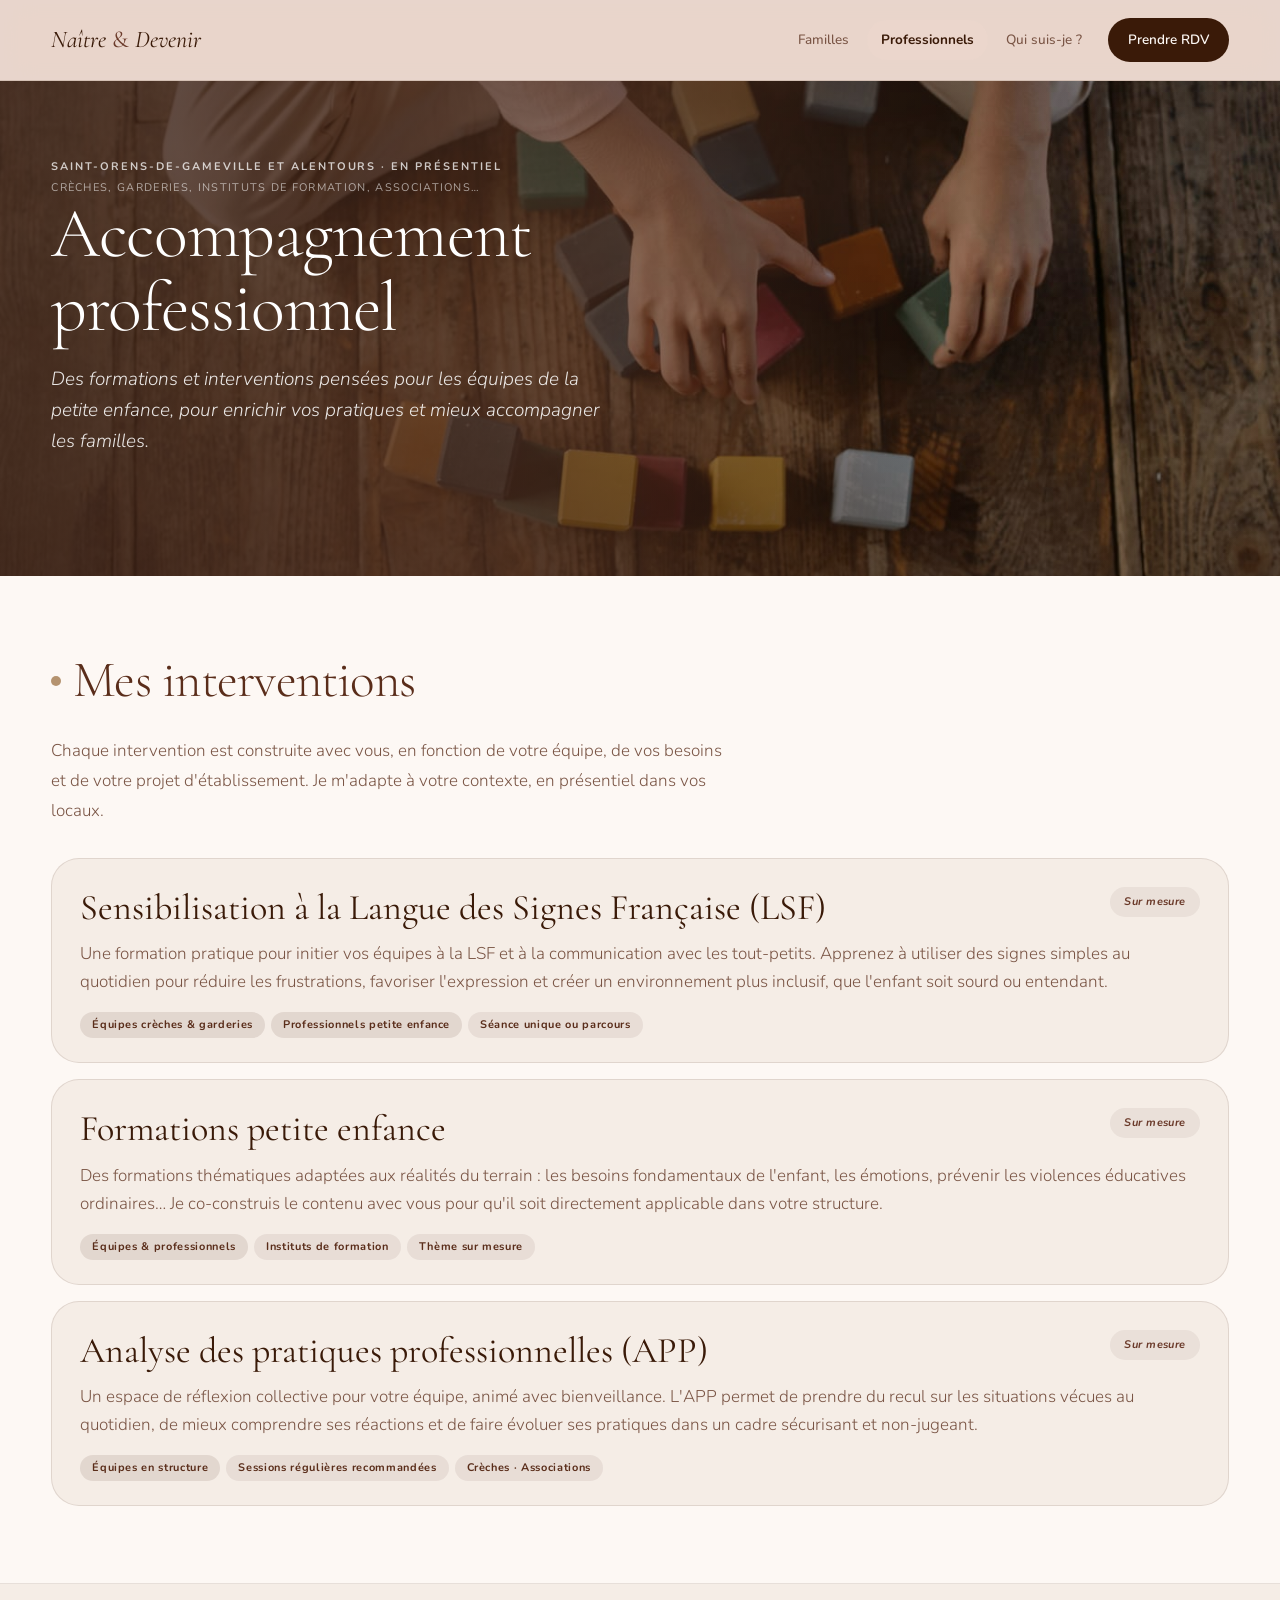
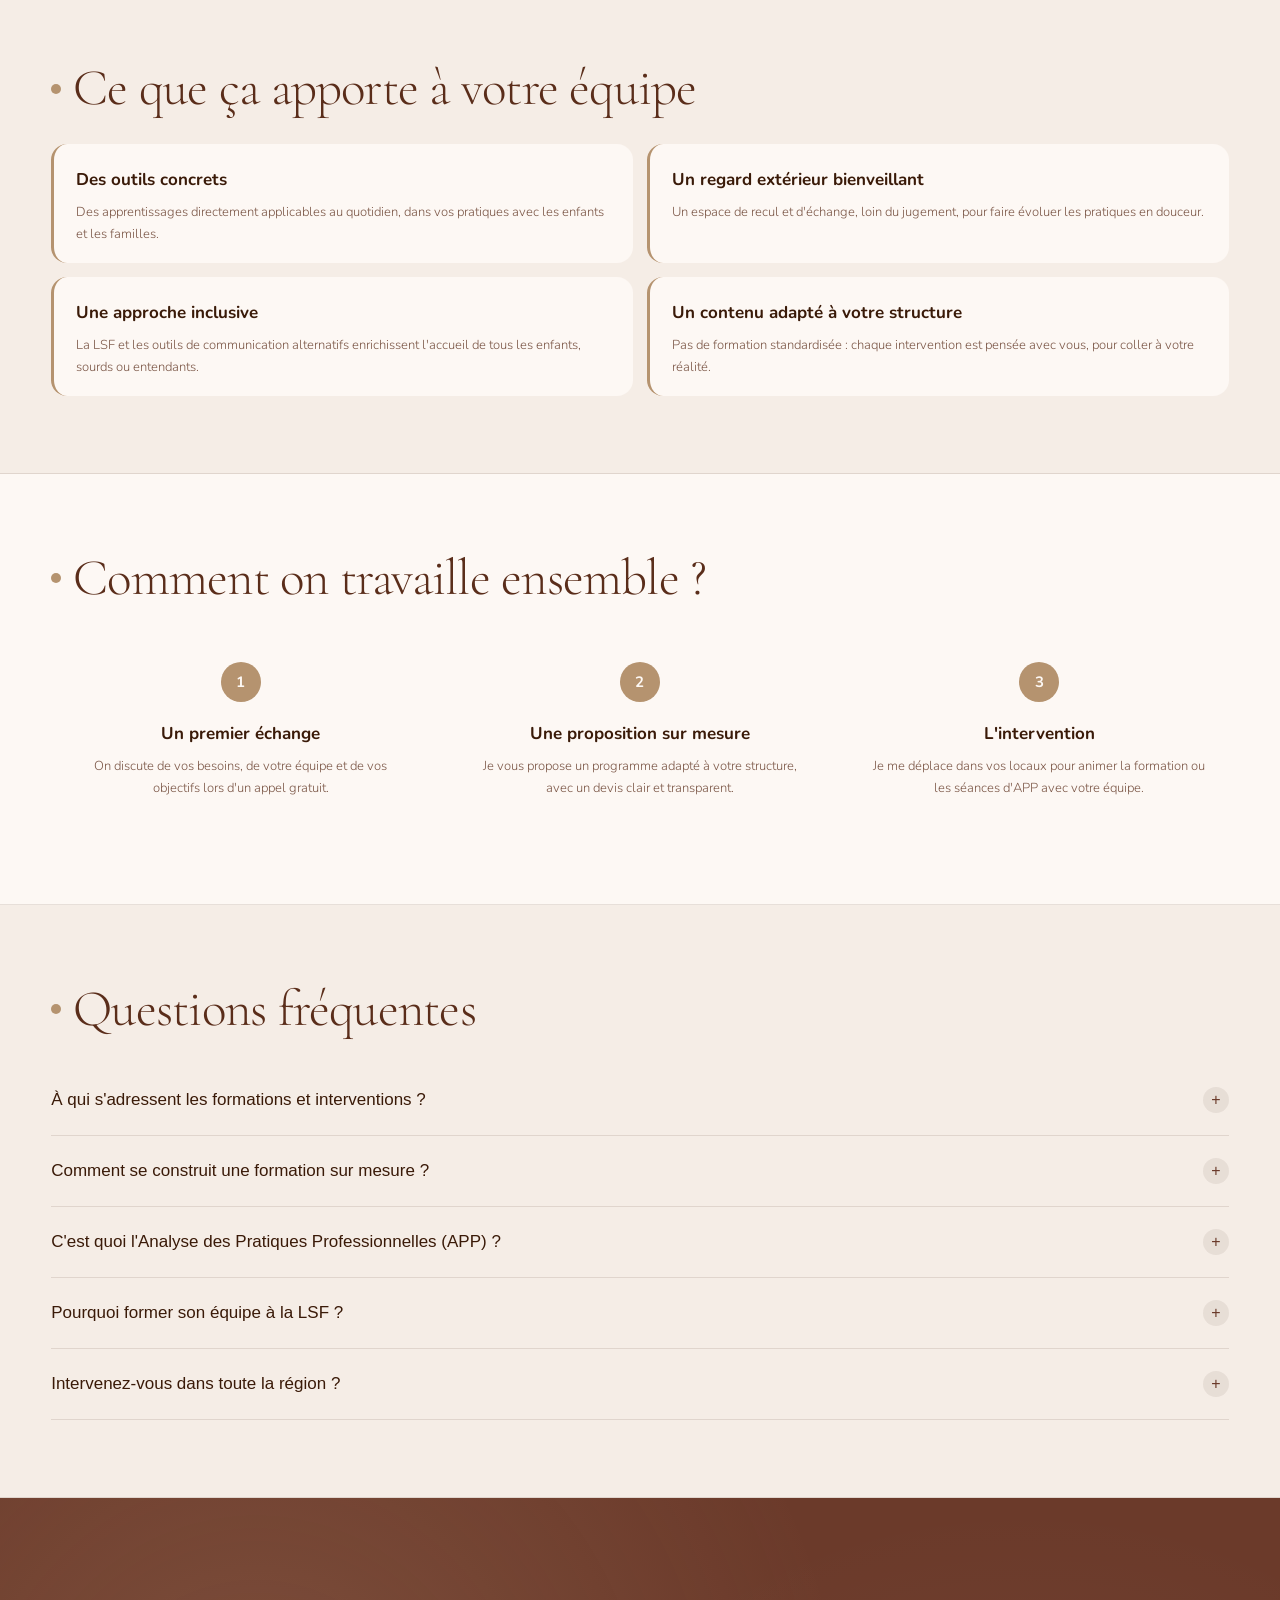
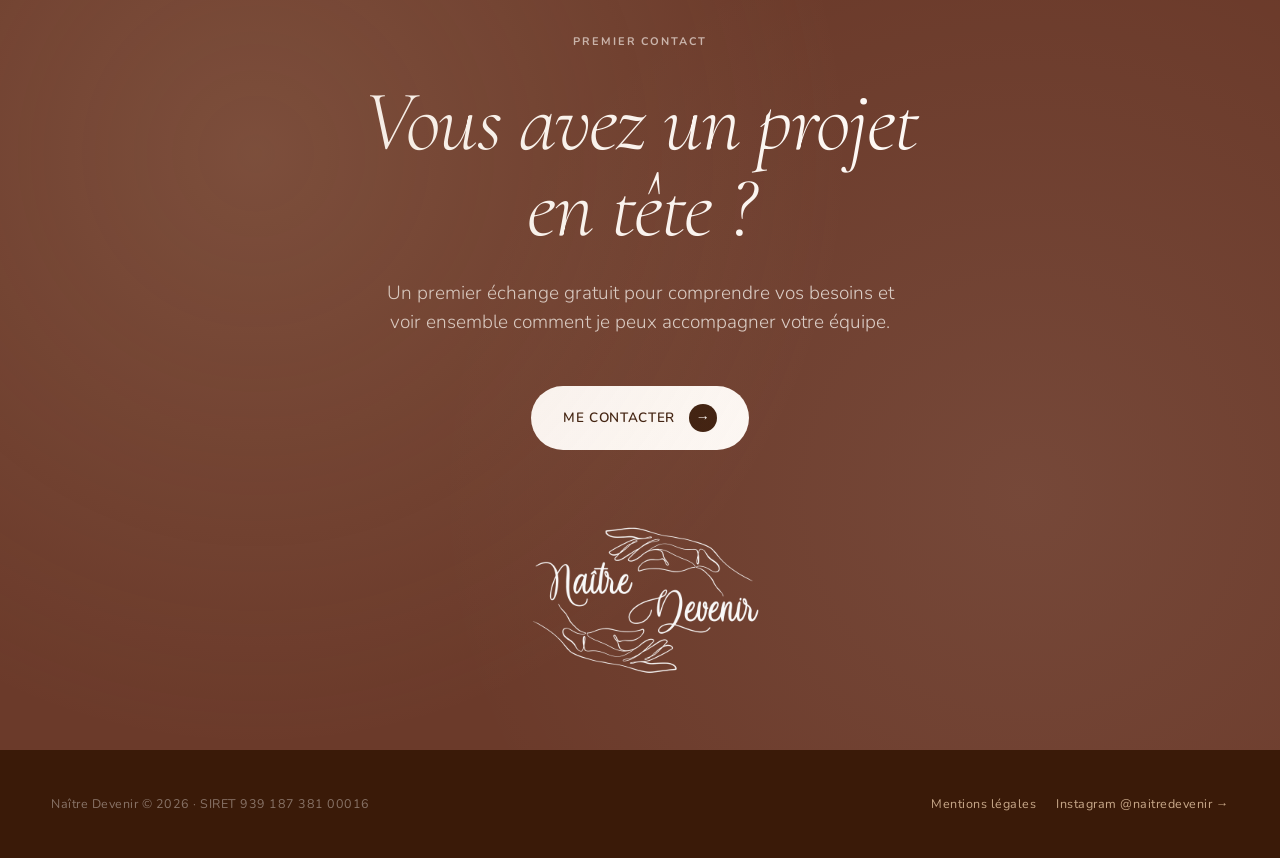
<file: professionnels.html>
<!DOCTYPE html>
<html lang="fr">
<head>
  <meta charset="UTF-8">
  <meta name="viewport" content="width=device-width, initial-scale=1.0">
  <title>Accompagnement professionnel — Naître Devenir</title>
  <meta name="description" content="Formations LSF, analyse des pratiques professionnelles, formations petite enfance… Des interventions sur mesure pour les équipes à Saint-Orens-de-Gameville et alentours.">
  <link rel="stylesheet" href="/style.css">
  <link rel="icon" href="/favicon.ico" type="image/x-icon">
  <link rel="icon" href="/favicon.svg" type="image/svg+xml">
  <link rel="apple-touch-icon" href="/apple-touch-icon.png">
</head>
<body>

  <!-- NAV -->
  <header class="nav">
    <div class="container nav-inner">
      <a class="nav-logo" href="/">Naître <em>&amp;</em> Devenir</a>
      <nav class="nav-links" aria-label="Navigation principale">
        <a href="/familles.html">Familles</a>
        <a href="/professionnels.html" class="active">Professionnels</a>
        <a href="/qui-suis-je.html">Qui suis-je&nbsp;?</a>
        <a href="#" class="cta js-contact">Prendre RDV</a>
      </nav>
      <button class="nav-burger js-burger" aria-label="Ouvrir le menu" aria-expanded="false">
        <span></span><span></span><span></span>
      </button>
    </div>
  </header>
  <nav class="nav-mobile" id="navMobile" aria-label="Navigation mobile">
    <a href="/familles.html">Familles</a>
    <a href="/professionnels.html">Professionnels</a>
    <a href="/qui-suis-je.html">Qui suis-je&nbsp;?</a>
    <a href="#" class="js-contact">Prendre RDV</a>
  </nav>

  <!-- PAGE HERO -->
  <section class="page-hero page-hero--image">
    <div class="hero-media">
      <img src="/images/hero-professionnels.jpg" alt="Accompagnement professionnel" />
    </div>
    <div class="container">
      <div class="hero-eyebrows">
        <span class="eyebrow">Saint-Orens-de-Gameville et alentours · en présentiel</span>
        <span class="eyebrow-sub">Crèches, garderies, instituts de formation, associations…</span>
      </div>
      <h1>Accompagnement<br>professionnel</h1>
      <p class="lead">Des formations et interventions pensées pour les équipes de la petite enfance, pour enrichir vos pratiques et mieux accompagner les familles.</p>
    </div>
  </section>

  <!-- MES INTERVENTIONS -->
  <section class="section">
    <div class="container">
      <div class="section-header">
        <div class="section-dot section-dot--gold"></div>
        <h2>Mes interventions</h2>
      </div>
      <p class="section-intro">Chaque intervention est construite avec vous, en fonction de votre équipe, de vos besoins et de votre projet d'établissement. Je m'adapte à votre contexte, en présentiel dans vos locaux.</p>
      <div class="prestations">

        <div class="prestation prestation--pros">
          <div class="prestation-top">
            <h3>Sensibilisation à la Langue des Signes Française (LSF)</h3>
            <div class="prestation-tarif">Sur mesure</div>
          </div>
          <p>Une formation pratique pour initier vos équipes à la LSF et à la communication avec les tout-petits. Apprenez à utiliser des signes simples au quotidien pour réduire les frustrations, favoriser l'expression et créer un environnement plus inclusif, que l'enfant soit sourd ou entendant.</p>
          <div class="prestation-tags">
            <span class="tag tag-public">Équipes crèches &amp; garderies</span>
            <span class="tag tag-public">Professionnels petite enfance</span>
            <span class="tag">Séance unique ou parcours</span>
          </div>
        </div>

        <div class="prestation prestation--pros">
          <div class="prestation-top">
            <h3>Formations petite enfance</h3>
            <div class="prestation-tarif">Sur mesure</div>
          </div>
          <p>Des formations thématiques adaptées aux réalités du terrain : les besoins fondamentaux de l'enfant, les émotions, prévenir les violences éducatives ordinaires… Je co-construis le contenu avec vous pour qu'il soit directement applicable dans votre structure.</p>
          <div class="prestation-tags">
            <span class="tag tag-public">Équipes &amp; professionnels</span>
            <span class="tag">Instituts de formation</span>
            <span class="tag">Thème sur mesure</span>
          </div>
        </div>

        <div class="prestation prestation--pros">
          <div class="prestation-top">
            <h3>Analyse des pratiques professionnelles (APP)</h3>
            <div class="prestation-tarif">Sur mesure</div>
          </div>
          <p>Un espace de réflexion collective pour votre équipe, animé avec bienveillance. L'APP permet de prendre du recul sur les situations vécues au quotidien, de mieux comprendre ses réactions et de faire évoluer ses pratiques dans un cadre sécurisant et non-jugeant.</p>
          <div class="prestation-tags">
            <span class="tag tag-public">Équipes en structure</span>
            <span class="tag">Sessions régulières recommandées</span>
            <span class="tag">Crèches · Associations</span>
          </div>
        </div>

      </div>
    </div>
  </section>

  <!-- CE QUE ÇA APPORTE -->
  <section class="section section--warm">
    <div class="container">
      <div class="section-header">
        <div class="section-dot section-dot--gold"></div>
        <h2>Ce que ça apporte à votre équipe</h2>
      </div>
      <div class="what-grid">

        <div class="what-item">
          <h3>Des outils concrets</h3>
          <p>Des apprentissages directement applicables au quotidien, dans vos pratiques avec les enfants et les familles.</p>
        </div>

        <div class="what-item">
          <h3>Un regard extérieur bienveillant</h3>
          <p>Un espace de recul et d'échange, loin du jugement, pour faire évoluer les pratiques en douceur.</p>
        </div>

        <div class="what-item">
          <h3>Une approche inclusive</h3>
          <p>La LSF et les outils de communication alternatifs enrichissent l'accueil de tous les enfants, sourds ou entendants.</p>
        </div>

        <div class="what-item">
          <h3>Un contenu adapté à votre structure</h3>
          <p>Pas de formation standardisée : chaque intervention est pensée avec vous, pour coller à votre réalité.</p>
        </div>

      </div>
    </div>
  </section>

  <!-- COMMENT ON TRAVAILLE -->
  <section class="section">
    <div class="container">
      <div class="section-header">
        <div class="section-dot section-dot--gold"></div>
        <h2>Comment on travaille ensemble ?</h2>
      </div>
      <div class="process">

        <div class="process-step">
          <div class="step-num step-num--gold">1</div>
          <h3>Un premier échange</h3>
          <p>On discute de vos besoins, de votre équipe et de vos objectifs lors d'un appel gratuit.</p>
        </div>

        <div class="process-step">
          <div class="step-num step-num--gold">2</div>
          <h3>Une proposition sur mesure</h3>
          <p>Je vous propose un programme adapté à votre structure, avec un devis clair et transparent.</p>
        </div>

        <div class="process-step">
          <div class="step-num step-num--gold">3</div>
          <h3>L'intervention</h3>
          <p>Je me déplace dans vos locaux pour animer la formation ou les séances d'APP avec votre équipe.</p>
        </div>

      </div>
    </div>
  </section>

  <!-- FAQ -->
  <section class="section section--warm">
    <div class="container">
      <div class="section-header">
        <div class="section-dot section-dot--gold"></div>
        <h2>Questions fréquentes</h2>
      </div>

      <div class="faq-item">
        <button class="faq-question" onclick="toggle(this)">
          <span>À qui s'adressent les formations et interventions ?</span>
          <i class="faq-icon">+</i>
        </button>
        <div class="faq-answer"><div class="faq-answer-inner">
          Mes interventions s'adressent à tous les professionnels qui travaillent auprès du jeune enfant et de sa famille : équipes de crèche, assistantes maternelles, éducateurs, animateurs, formateurs, ou encore équipes associatives.<br><br>
          Que vous soyez une structure établie ou en cours de développement de votre projet pédagogique, je m'adapte à votre contexte.
        </div></div>
      </div>

      <div class="faq-item">
        <button class="faq-question" onclick="toggle(this)">
          <span>Comment se construit une formation sur mesure ?</span>
          <i class="faq-icon">+</i>
        </button>
        <div class="faq-answer"><div class="faq-answer-inner">
          Tout commence par un échange gratuit pour comprendre les besoins de votre équipe, vos objectifs et vos contraintes. À partir de là, je co-construis avec vous un programme adapté : thèmes, durée, format (séance unique ou parcours sur plusieurs sessions).<br><br>
          Rien n'est standardisé : chaque intervention est pensée pour votre structure, votre public et votre réalité de terrain.
        </div></div>
      </div>

      <div class="faq-item">
        <button class="faq-question" onclick="toggle(this)">
          <span>C'est quoi l'Analyse des Pratiques Professionnelles (APP) ?</span>
          <i class="faq-icon">+</i>
        </button>
        <div class="faq-answer"><div class="faq-answer-inner">
          L'APP est un espace de réflexion collective animé par un professionnel extérieur à votre structure. En groupe, les membres de l'équipe partagent des situations vécues au quotidien pour les analyser ensemble, sans jugement, dans un cadre bienveillant et confidentiel.<br><br>
          L'objectif n'est pas de trouver "la bonne réponse", mais de prendre du recul, de mieux comprendre ses réactions et de faire évoluer ses pratiques professionnelles. C'est un outil puissant pour prévenir l'épuisement professionnel et renforcer la cohésion d'équipe.
        </div></div>
      </div>

      <div class="faq-item">
        <button class="faq-question" onclick="toggle(this)">
          <span>Pourquoi former son équipe à la LSF ?</span>
          <i class="faq-icon">+</i>
        </button>
        <div class="faq-answer"><div class="faq-answer-inner">
          Intégrer quelques signes de la LSF dans votre pratique quotidienne, c'est ouvrir un canal de communication supplémentaire avec tous les enfants, qu'ils soient sourds, entendants, en situation de handicap ou simplement en retard de langage.<br><br>
          C'est aussi un outil précieux pour réduire les frustrations, favoriser une approche inclusive et enrichir la relation éducative. La formation est accessible à tous, sans prérequis.
        </div></div>
      </div>

      <div class="faq-item">
        <button class="faq-question" onclick="toggle(this)">
          <span>Intervenez-vous dans toute la région ?</span>
          <i class="faq-icon">+</i>
        </button>
        <div class="faq-answer"><div class="faq-answer-inner">
          J'interviens principalement à Saint-Orens-de-Gameville et ses alentours. Pour les structures situées plus loin, n'hésitez pas à me contacter. Selon les cas, des déplacements ponctuels ou des interventions en visioconférence peuvent être envisagés.
        </div></div>
      </div>

    </div>
  </section>

  <!-- CTA -->
  <section class="cta-band">
    <div class="container">
      <span class="eyebrow">Premier contact</span>
      <h2>Vous avez un projet<br>en tête ?</h2>
      <p>Un premier échange gratuit pour comprendre vos besoins et voir ensemble comment je peux accompagner votre équipe.</p>
      <a href="#" class="btn js-contact">
        Me contacter
        <span class="btn-arrow">→</span>
      </a>
      <img src="/images/naitredevenirLogo-transp-clair.png" alt="Naître Devenir" class="cta-band-logo">
    </div>
  </section>

  <!-- FOOTER -->
  <footer>
    <div class="container footer-inner">
      <p>Naître Devenir © 2026 · SIRET 939 187 381 00016</p>
      <div class="footer-links">
        <a href="/mentions-legales.html">Mentions légales</a>
        <a href="https://www.instagram.com/naitredevenir/" target="_blank" rel="noopener">Instagram @naitredevenir →</a>
      </div>
    </div>
  </footer>

  <!-- MODAL CONTACT -->
  <div class="contact-modal" id="contactModal">
    <div class="contact-modal-overlay"></div>
    <div class="contact-modal-content">
      <button class="contact-modal-close" aria-label="Fermer">&times;</button>
      
      <h2>Prendre rendez-vous</h2>
      <p class="contact-modal-intro">Un premier échange gratuit pour discuter de vos besoins.</p>
      
      <form id="contactForm" class="contact-form">
        <div class="form-group">
          <label for="name">Nom *</label>
          <input type="text" id="name" name="name" required>
        </div>
        
        <div class="form-group">
          <label for="email">Email *</label>
          <input type="email" id="email" name="email" required>
        </div>
        
        <div class="form-group">
          <label for="phone">Téléphone</label>
          <input type="tel" id="phone" name="phone">
        </div>
        
        <div class="form-group">
          <label for="message">Message *</label>
          <textarea id="message" name="message" rows="5" required></textarea>
        </div>
        
        <button type="submit" class="btn">Envoyer</button>
      </form>
    </div>
  </div>

  <script src="/app.js"></script>

</body>
</html>
</file>
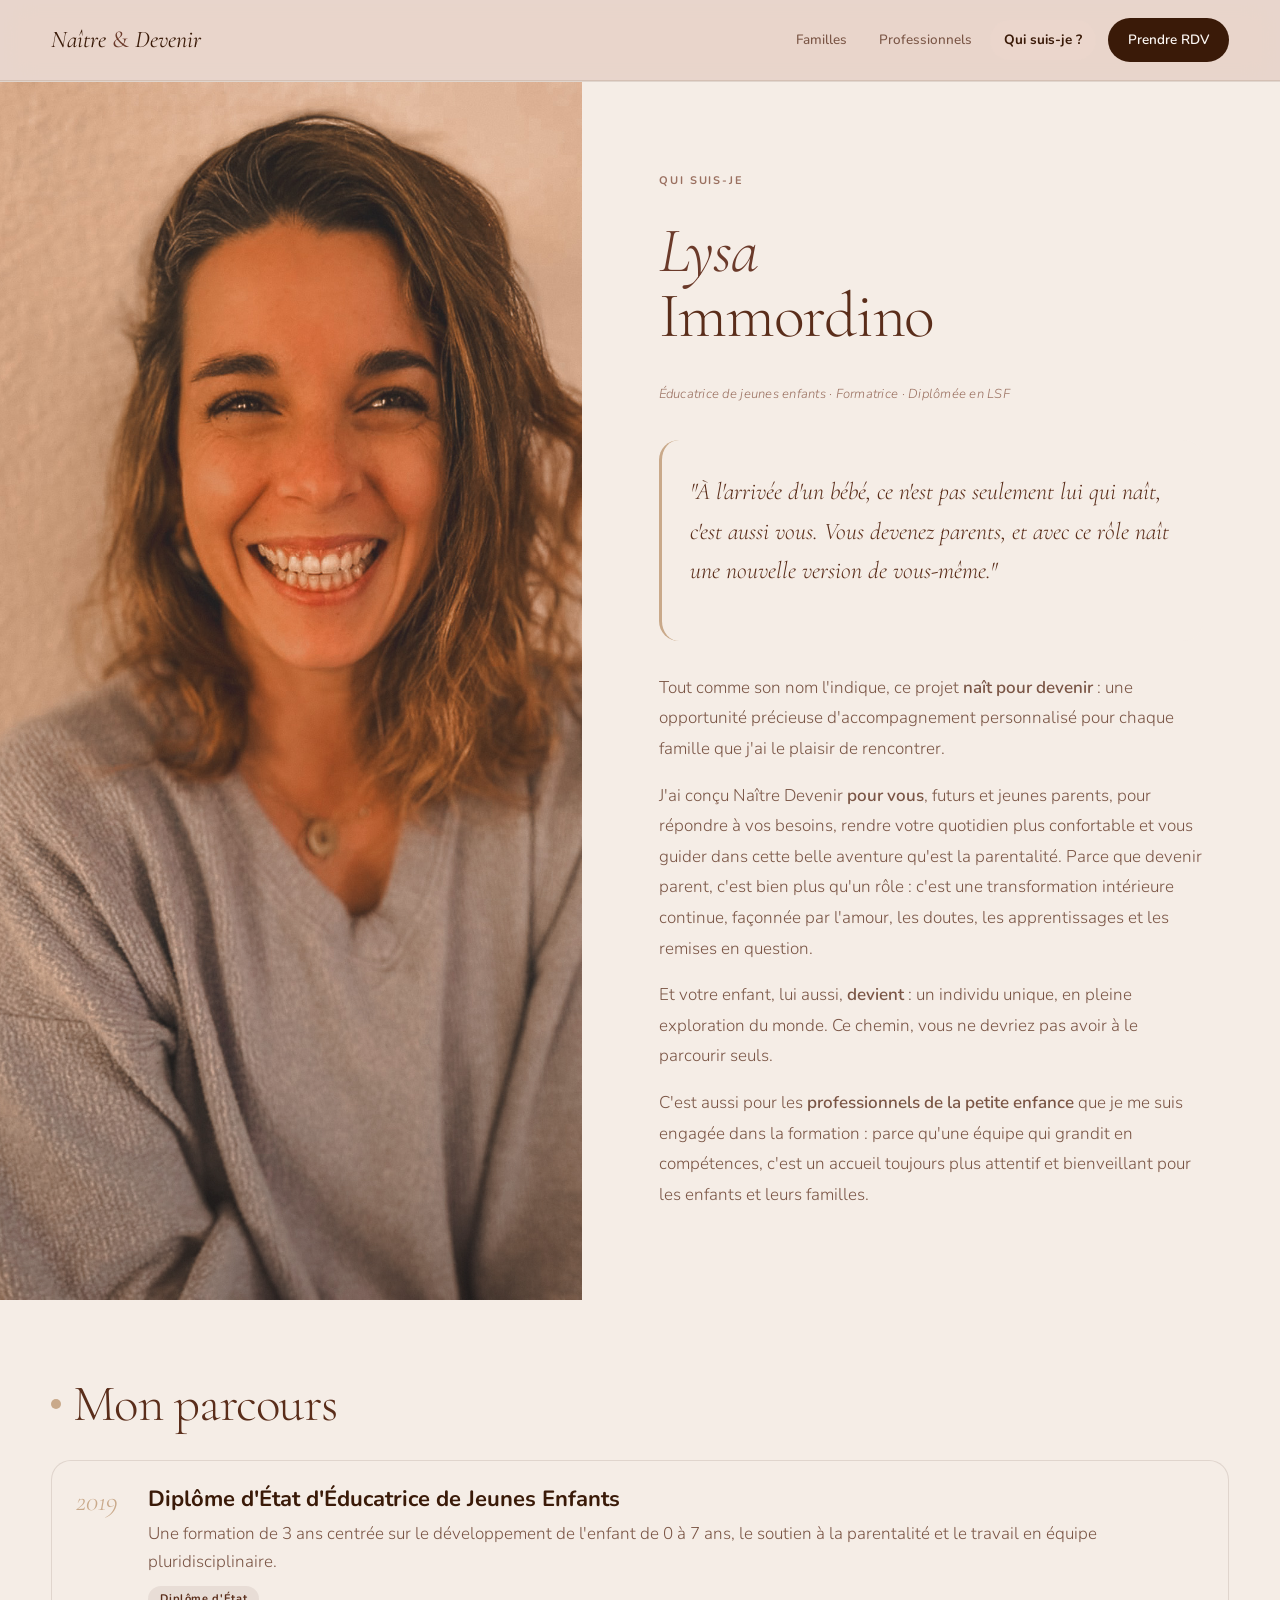
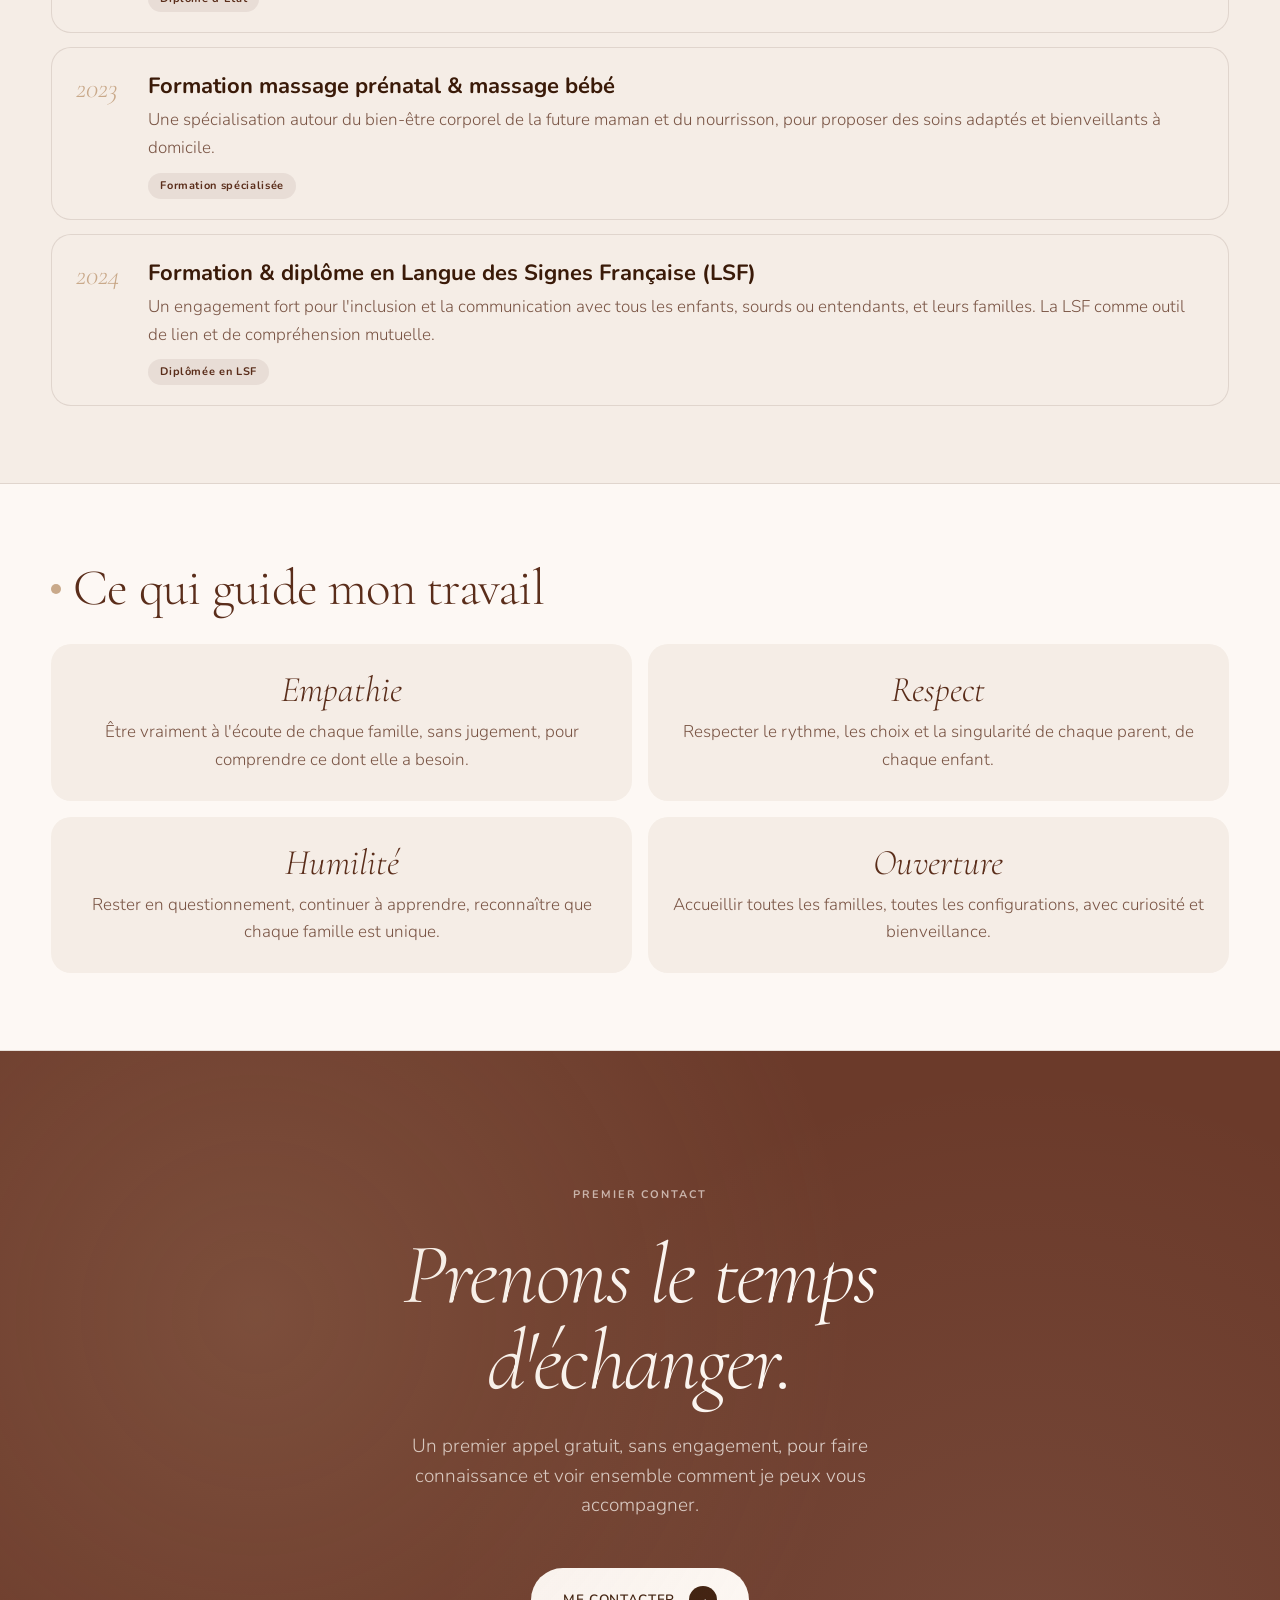
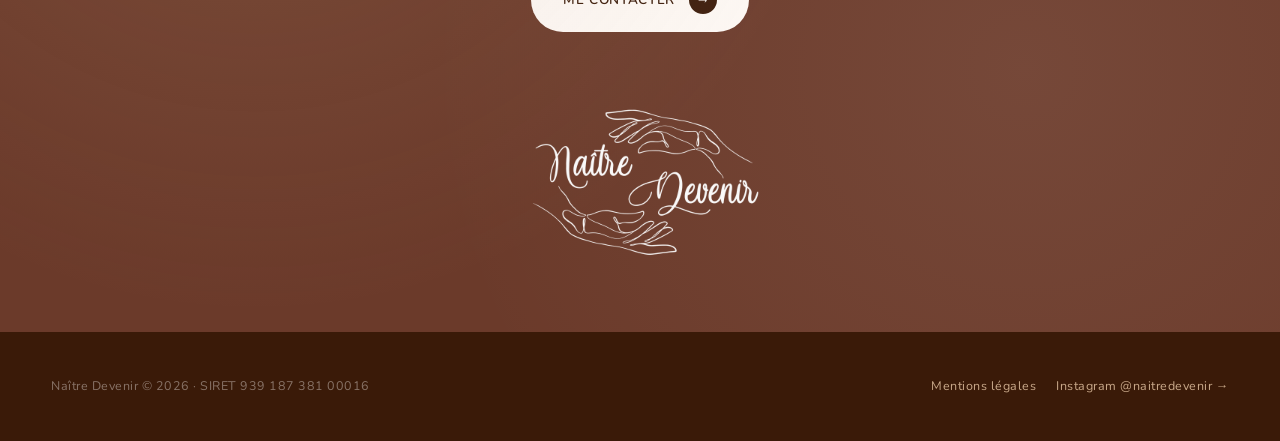
<file: qui-suis-je.html>
<!DOCTYPE html>
<html lang="fr">
<head>
  <meta charset="UTF-8">
  <meta name="viewport" content="width=device-width, initial-scale=1.0">
  <title>Qui suis-je ? — Naître Devenir</title>
  <meta name="description" content="Lysa Immordino, éducatrice de jeunes enfants diplômée d'État, formée en LSF et massage. Découvrez son parcours et ses valeurs.">
  <link rel="stylesheet" href="/style.css">
  <link rel="icon" href="/favicon.ico" type="image/x-icon">
  <link rel="icon" href="/favicon.svg" type="image/svg+xml">
  <link rel="apple-touch-icon" href="/apple-touch-icon.png">
</head>
<body>

  <!-- NAV -->
  <header class="nav">
    <div class="container nav-inner">
      <a class="nav-logo" href="/">Naître <em>&amp;</em> Devenir</a>
      <nav class="nav-links" aria-label="Navigation principale">
        <a href="/familles.html">Familles</a>
        <a href="/professionnels.html">Professionnels</a>
        <a href="/qui-suis-je.html" class="active">Qui suis-je&nbsp;?</a>
        <a href="#" class="cta js-contact">Prendre RDV</a>
      </nav>
      <button class="nav-burger js-burger" aria-label="Ouvrir le menu" aria-expanded="false">
        <span></span><span></span><span></span>
      </button>
    </div>
  </header>
  <nav class="nav-mobile" id="navMobile" aria-label="Navigation mobile">
    <a href="/familles.html">Familles</a>
    <a href="/professionnels.html">Professionnels</a>
    <a href="/qui-suis-je.html">Qui suis-je&nbsp;?</a>
    <a href="#" class="js-contact">Prendre RDV</a>
  </nav>

  <!-- HERO + POURQUOI NAÎTRE DEVENIR — split comme l'index -->
  <section class="about">
    <div class="about-grid">

      <div class="about-media about-media--tinted">
        <img src="/images/lysa-portrait-2.jpg" alt="Lysa Immordino" />
      </div>

      <div class="about-body">
        <span class="eyebrow">Qui suis-je</span>
        <h2><em>Lysa</em><br>Immordino</h2>
        <p class="about-sub">Éducatrice de jeunes enfants · Formatrice · Diplômée en LSF</p>

        <div class="citation">
          <p>"À l'arrivée d'un bébé, ce n'est pas seulement lui qui naît, c'est aussi vous. Vous devenez parents, et avec ce rôle naît une nouvelle version de vous-même."</p>
        </div>

        <div class="texte">
          <p>Tout comme son nom l'indique, ce projet <strong>naît pour devenir</strong> : une opportunité précieuse d'accompagnement personnalisé pour chaque famille que j'ai le plaisir de rencontrer.</p>
          <p>J'ai conçu Naître Devenir <strong>pour vous</strong>, futurs et jeunes parents, pour répondre à vos besoins, rendre votre quotidien plus confortable et vous guider dans cette belle aventure qu'est la parentalité. Parce que devenir parent, c'est bien plus qu'un rôle : c'est une transformation intérieure continue, façonnée par l'amour, les doutes, les apprentissages et les remises en question.</p>
          <p>Et votre enfant, lui aussi, <strong>devient</strong> : un individu unique, en pleine exploration du monde. Ce chemin, vous ne devriez pas avoir à le parcourir seuls.</p>
          <p>C'est aussi pour les <strong>professionnels de la petite enfance</strong> que je me suis engagée dans la formation : parce qu'une équipe qui grandit en compétences, c'est un accueil toujours plus attentif et bienveillant pour les enfants et leurs familles.</p>
        </div>
      </div>

    </div>
  </section>

  <!-- MON PARCOURS -->
  <section class="section section--warm">
    <div class="container">
      <div class="section-header">
        <div class="section-dot"></div>
        <h2>Mon parcours</h2>
      </div>
      <div class="parcours">

        <div class="etape">
          <div class="etape-annee">2019</div>
          <div class="etape-content">
            <h3>Diplôme d'État d'Éducatrice de Jeunes Enfants</h3>
            <p>Une formation de 3 ans centrée sur le développement de l'enfant de 0 à 7 ans, le soutien à la parentalité et le travail en équipe pluridisciplinaire.</p>
            <span class="etape-tag">Diplôme d'État</span>
          </div>
        </div>

        <div class="etape">
          <div class="etape-annee">2023</div>
          <div class="etape-content">
            <h3>Formation massage prénatal &amp; massage bébé</h3>
            <p>Une spécialisation autour du bien-être corporel de la future maman et du nourrisson, pour proposer des soins adaptés et bienveillants à domicile.</p>
            <span class="etape-tag">Formation spécialisée</span>
          </div>
        </div>

        <div class="etape">
          <div class="etape-annee">2024</div>
          <div class="etape-content">
            <h3>Formation &amp; diplôme en Langue des Signes Française (LSF)</h3>
            <p>Un engagement fort pour l'inclusion et la communication avec tous les enfants, sourds ou entendants, et leurs familles. La LSF comme outil de lien et de compréhension mutuelle.</p>
            <span class="etape-tag">Diplômée en LSF</span>
          </div>
        </div>

      </div>
    </div>
  </section>

  <!-- CE QUI GUIDE MON TRAVAIL -->
  <section class="section">
    <div class="container">
      <div class="section-header">
        <div class="section-dot"></div>
        <h2>Ce qui guide mon travail</h2>
      </div>
      <div class="valeurs-grid">

        <div class="valeur-card">
          <div class="valeur-mot">Empathie</div>
          <div class="valeur-desc">Être vraiment à l'écoute de chaque famille, sans jugement, pour comprendre ce dont elle a besoin.</div>
        </div>

        <div class="valeur-card">
          <div class="valeur-mot">Respect</div>
          <div class="valeur-desc">Respecter le rythme, les choix et la singularité de chaque parent, de chaque enfant.</div>
        </div>

        <div class="valeur-card">
          <div class="valeur-mot">Humilité</div>
          <div class="valeur-desc">Rester en questionnement, continuer à apprendre, reconnaître que chaque famille est unique.</div>
        </div>

        <div class="valeur-card">
          <div class="valeur-mot">Ouverture</div>
          <div class="valeur-desc">Accueillir toutes les familles, toutes les configurations, avec curiosité et bienveillance.</div>
        </div>

      </div>
    </div>
  </section>

  <!-- CTA -->
  <section class="cta-band">
    <div class="container">
      <span class="eyebrow">Premier contact</span>
      <h2>Prenons le temps<br>d'échanger.</h2>
      <p>Un premier appel gratuit, sans engagement, pour faire connaissance et voir ensemble comment je peux vous accompagner.</p>
      <a href="#" class="btn js-contact">
        Me contacter
        <span class="btn-arrow">→</span>
      </a>
      <img src="/images/naitredevenirLogo-transp-clair.png" alt="Naître Devenir" class="cta-band-logo">
    </div>
  </section>

  <!-- FOOTER -->
  <footer>
    <div class="container footer-inner">
      <p>Naître Devenir © 2026 · SIRET 939 187 381 00016</p>
      <div class="footer-links">
        <a href="/mentions-legales.html">Mentions légales</a>
        <a href="https://www.instagram.com/naitredevenir/" target="_blank" rel="noopener">Instagram @naitredevenir →</a>
      </div>
    </div>
  </footer>

  <!-- MODAL CONTACT -->
  <div class="contact-modal" id="contactModal">
    <div class="contact-modal-overlay"></div>
    <div class="contact-modal-content">
      <button class="contact-modal-close" aria-label="Fermer">&times;</button>
      
      <h2>Prendre rendez-vous</h2>
      <p class="contact-modal-intro">Un premier échange gratuit pour discuter de vos besoins.</p>
      
      <form id="contactForm" class="contact-form">
        <div class="form-group">
          <label for="name">Nom *</label>
          <input type="text" id="name" name="name" required>
        </div>
        
        <div class="form-group">
          <label for="email">Email *</label>
          <input type="email" id="email" name="email" required>
        </div>
        
        <div class="form-group">
          <label for="phone">Téléphone</label>
          <input type="tel" id="phone" name="phone">
        </div>
        
        <div class="form-group">
          <label for="message">Message *</label>
          <textarea id="message" name="message" rows="5" required></textarea>
        </div>
        
        <button type="submit" class="btn">Envoyer</button>
      </form>
    </div>
  </div>

  <script src="/app.js"></script>

</body>
</html>
</file>
<file: style.css>
/* ============================================================
   style.css — Naître & Devenir
   ============================================================ */

@import url("https://fonts.googleapis.com/css2?family=Cormorant+Garamond:ital,wght@0,300;0,400;0,500;1,300;1,400&family=Nunito:wght@300;400;500;600;700&display=swap");

/* ============================================================
   TOKENS
   ============================================================ */
:root {
  /* Palette */
  --bg:            #e8d5cc;
  --bg-warm:       #f5ede6;
  --bg-cream:      #fdf8f4;
  --ink:           #1f0c04;
  --ink-deep:      #3a1a08;
  --ink-medium:    #5a2d1a;
  --ink-soft:      #7a5545;
  --ink-mute:      #9a7060;
  --accent:        #6b3a2a;
  --accent-light:  #c9a98a;
  --accent-mid:    #b5936f;
  --line:          rgba(58,26,8,.11);

  /* Typography */
  --serif: "Cormorant Garamond", serif;
  --sans:  "Nunito", sans-serif;
  --t-xs:   11px;
  --t-sm:   13px;
  --t-base: 17px;
  --t-md:   19px;
  --t-lg:   22px;
  --t-xl:   28px;
  --t-2xl:  36px;
  --t-hero: clamp(40px, 5.2vw, 78px);

  /* Layout */
  --max:      1320px;
  --max-read: 760px;
  --pad:      clamp(24px, 4vw, 56px);
  --sy:       clamp(80px, 10vw, 150px);
  --card-r:   28px;
}

/* ============================================================
   RESET & BASE
   ============================================================ */
*, *::before, *::after { box-sizing: border-box; margin: 0; padding: 0; }
html { scroll-behavior: smooth; }
body {
  font-family: var(--sans);
  background: var(--bg);
  color: var(--ink-deep);
  font-size: var(--t-base);
  line-height: 1.65;
  -webkit-font-smoothing: antialiased;
}
img  { display: block; max-width: 100%; }
a    { color: inherit; text-decoration: none; }
ul   { list-style: none; }
::selection { background: #e9d5cb; color: #fff; }

/* ============================================================
   LAYOUT
   ============================================================ */
.container {
  width: 100%;
  max-width: var(--max);
  margin: 0 auto;
  padding-left: var(--pad);
  padding-right: var(--pad);
}

/* ============================================================
   PRIMITIVES
   ============================================================ */
.eyebrow {
  display: inline-flex;
  align-items: center;
  font-size: var(--t-xs);
  font-weight: 700;
  letter-spacing: .18em;
  text-transform: uppercase;
  color: var(--ink-mute);
}

/* ============================================================
   NAV
   ============================================================ */
.nav {
  position: sticky; top: 0; z-index: 50;
  background: rgba(232,213,204,.88);
  backdrop-filter: saturate(160%) blur(16px);
  -webkit-backdrop-filter: saturate(160%) blur(16px);
  border-bottom: 1px solid var(--line);
}
.nav-inner {
  display: flex;
  align-items: center;
  justify-content: space-between;
  padding-top: 18px;
  padding-bottom: 18px;
}
.nav-logo {
  font-family: var(--serif);
  font-style: italic;
  font-size: 24px;
  color: var(--ink-deep);
}
.nav-logo em { font-style: normal; color: var(--accent); }
.nav-links { display: flex; align-items: center; gap: 4px; }
.nav-links a {
  font-size: 13.5px;
  color: var(--ink-soft);
  padding: 9px 14px;
  border-radius: 999px;
  transition: color .2s, background .2s;
  font-weight: 500;
}
.nav-links a:hover  { color: var(--ink-deep); background: #ebd6cc; }
.nav-links a.active { color: var(--ink-deep); background: #ebd6cc; font-weight: 700; }
.nav-links a.cta    {
  background: var(--ink-deep);
  color: var(--bg-cream);
  font-weight: 600;
  padding: 11px 20px;
  margin-left: 8px;
}
.nav-links a.cta:hover { background: var(--accent); }

/* === NAV HAMBURGER & OVERLAY === */
.nav-burger {
  display: none; flex-direction: column; justify-content: center; gap: 5px;
  background: none; border: none; cursor: pointer;
  padding: 8px; border-radius: 8px; transition: background .2s;
}
.nav-burger:hover { background: rgba(58,26,8,.08); }
.nav-burger span {
  display: block; width: 22px; height: 1.5px;
  background: var(--ink-deep); border-radius: 2px;
  transition: transform .3s ease, opacity .2s ease;
  transform-origin: center;
}
.nav-burger.open span:nth-child(1) { transform: translateY(6.5px) rotate(45deg); }
.nav-burger.open span:nth-child(2) { opacity: 0; transform: scaleX(0); }
.nav-burger.open span:nth-child(3) { transform: translateY(-6.5px) rotate(-45deg); }

.nav-mobile {
  display: none; position: fixed; inset: 0;
  background: #f5ede6; z-index: 49;
  flex-direction: column; align-items: flex-start; justify-content: center;
  padding: 80px var(--pad) 60px; gap: 4px;
}
.nav-mobile.open { display: flex; }
.nav-mobile a {
  font-family: var(--serif); font-weight: 300;
  font-size: clamp(36px,9vw,52px); line-height: 1.25;
  color: var(--ink-deep); letter-spacing: -.02em;
  padding: 6px 0; text-decoration: none;
  transition: color .2s, transform .25s cubic-bezier(.2,.7,.2,1);
}
.nav-mobile a:hover { color: var(--accent); transform: translateX(8px); }
.nav-mobile .js-contact {
  margin-top: 32px;
  font-family: var(--serif);
  font-weight: 300;
  font-size: clamp(36px, 9vw, 52px);
  line-height: 1.25;
  color: var(--ink-deep);
  letter-spacing: -.02em;
  padding: 6px 0;
  text-decoration: none;
  transition: color .2s, transform .25s cubic-bezier(.2,.7,.2,1);
}

/* ============================================================
   BUTTONS
   ============================================================ */
.btn {
  display: inline-flex;
  align-items: center;
  gap: 14px;
  padding: 18px 32px;
  font-size: 13.5px;
  font-weight: 600;
  letter-spacing: .05em;
  text-transform: uppercase;
  background: var(--bg-cream);
  color: var(--ink-deep);
  border-radius: 999px;
  transition: background .25s, transform .3s cubic-bezier(.2,.7,.2,1);
}
.btn:hover { background: #f0e6de; transform: translateX(5px); }
.btn-arrow {
  display: inline-flex;
  width: 28px; height: 28px;
  border-radius: 50%;
  background: var(--ink-deep);
  color: var(--bg-cream);
  align-items: center;
  justify-content: center;
  font-size: 14px;
  flex-shrink: 0;
}

/* ============================================================
   INDEX — HERO (full-bleed)
   ============================================================ */
.hero {
  position: relative;
  height: min(92vh, 920px);
  min-height: 640px;
  width: 100%;
  overflow: hidden;
  background: var(--bg);
  color: var(--bg-cream);
  isolation: isolate;
}
.hero-media { position: absolute; inset: 0; z-index: -2; }
.hero-media img { width: 100%; height: 100%; object-fit: cover; }
.hero-media::after {
  content: "";
  position: absolute; inset: 0;
  background: linear-gradient(
    110deg,
    rgba(53,29,19,.8) 0%,
    rgba(80,47,33,.7) 50%,
    rgba(31,12,4,0)   100%
  );
  z-index: 1;
}
.hero-frame {
  position: relative;
  height: 100%;
  display: flex;
  flex-direction: column;
  justify-content: flex-end;
  padding-top:    clamp(60px, 8vw, 100px);
  padding-bottom: clamp(48px, 7vw, 88px);
}
.hero-top { display: flex; align-items: flex-start; margin-bottom: auto; }
.hero-top .eyebrow { color: rgba(253,248,244,.82); }
.hero-body { max-width: 800px; }
.hero-body h1 {
  font-family: var(--serif);
  font-weight: 300;
  font-size: var(--t-hero);
  line-height: 1.08;
  letter-spacing: -.025em;
  color: var(--bg-cream);
  margin-top: 24px;
  margin-bottom: 32px;
}
.hero-body h1 em { font-style: italic; color: var(--accent-light); }
.hero-body .lede {
  font-size: var(--t-md);
  line-height: 1.55;
  max-width: 520px;
  color: rgba(253,248,244,.86);
  margin-bottom: 44px;
  font-weight: 300;
}

/* Scroll hint */
.scroll-hint {
  position: absolute;
  bottom: clamp(48px, 7vw, 88px);
  right: var(--pad);
  display: flex;
  flex-direction: column;
  align-items: center;
  gap: 8px;
  color: rgba(253,248,244,.32);
  font-size: .62rem;
  letter-spacing: .12em;
  text-transform: uppercase;
  font-family: var(--sans);
  font-weight: 600;
}
.scroll-hint span { writing-mode: vertical-rl; transform: rotate(180deg); }
.scroll-line {
  width: 1px; height: 36px;
  position: relative;
  background: rgba(253,248,244,.12);
  overflow: hidden;
}
.scroll-line::after {
  content: '';
  position: absolute;
  top: -100%; left: 0;
  width: 100%; height: 100%;
  background: linear-gradient(transparent, rgba(253,248,244,.65), transparent);
  animation: scrollFlow 1.8s ease-in-out infinite;
}
@keyframes scrollFlow { 0% { top: -100%; } 100% { top: 100%; } }

/* ============================================================
   INDEX — LEDE BAND
   ============================================================ */
.lede-section {
  background: var(--bg-warm);
  border-top:    1px solid var(--line);
  border-bottom: 1px solid var(--line);
  padding-top:    var(--sy);
  padding-bottom: calc(var(--sy) * .55);
  text-align: center;
}
.lede-section .eyebrow { margin-bottom: 28px; }
.lede-section p {
  font-family: var(--serif);
  font-weight: 300;
  font-style: italic;
  font-size: clamp(24px, 3vw, 34px);
  line-height: 1.45;
  color: var(--ink-medium);
  max-width: 900px;
  margin: 0 auto;
  letter-spacing: -.01em;
}

/* ============================================================
   INDEX — APPROACH CARDS
   ============================================================ */
.approach { padding-top: var(--sy); padding-bottom: var(--sy); }
.section-head {
  display: grid;
  grid-template-columns: 1fr 1.4fr;
  gap: 60px;
  align-items: end;
  margin-bottom: 64px;
}
.section-head h2 {
  font-family: var(--serif);
  font-weight: 300;
  font-size: clamp(40px, 5vw, 72px);
  line-height: 1.02;
  letter-spacing: -.02em;
  color: var(--ink-medium);
}
.section-head h2 em { font-style: italic; color: var(--accent); }
.head-aside {
  font-size: var(--t-md);
  color: var(--ink-soft);
  line-height: 1.6;
  max-width: 460px;
  margin-left: auto;
  font-weight: 300;
}
.approach-grid { display: grid; grid-template-columns: 1fr 1fr; gap: 20px; }
.approach-card {
  padding: 44px 40px 40px;
  display: flex;
  flex-direction: column;
  border-radius: var(--card-r);
  border: 1px solid rgba(58,26,8,.09);
  box-shadow: 0 2px 12px rgba(58,26,8,.05);
  transition: transform .5s cubic-bezier(.2,.7,.2,1), box-shadow .5s;
}
.approach-card:hover { transform: translateY(-3px); box-shadow: 0 8px 28px rgba(58,26,8,.09); }
.approach-card--families { background: #fbf3ec; }
.approach-card--pros     { background: var(--bg-warm); }

/* Card content block — forfaits */
.card-content { flex: 1; border-top: 1px solid rgba(58,26,8,.12); padding-top: 28px; display: flex; flex-direction: column; }
.card-content p { font-size: var(--t-base); color: var(--ink-soft); line-height: 1.65; font-weight: 300; }
.card-price-display { margin-top: auto; padding-top: 28px; }
.card-price-main {
  font-family: var(--serif); font-weight: 300;
  font-size: clamp(44px,5vw,60px);
  color: var(--ink); line-height: 1; letter-spacing: -.02em;
}
.card-price-sub  { font-size: var(--t-xs); color: var(--ink-mute); margin-top: 6px; letter-spacing: .04em; }
.card-price-note { font-size: var(--t-sm); font-style: italic; color: var(--ink-soft); margin-top: 10px; line-height: 1.5; }
.card-title {
  font-family: var(--serif);
  font-weight: 300;
  font-size: clamp(32px, 3vw, 44px);
  line-height: 1.02;
  letter-spacing: -.02em;
  color: var(--ink);
  margin-bottom: 10px;
}
.card-context { font-size: 13.5px; color: var(--ink-soft); margin-bottom: 34px; font-style: italic; line-height: 1.5; }
.card-groups {
  display: flex; flex-direction: column; gap: 22px;
  flex: 1;
  border-top: 1px solid rgba(58,26,8,.12);
  padding-top: 28px;
}
.card-group  { display: grid; grid-template-columns: 130px 1fr; gap: 16px; align-items: start; }
.group-label { font-size: var(--t-xs); font-weight: 700; letter-spacing: .12em; text-transform: uppercase; color: var(--ink-mute); padding-top: 3px; }
.group-items { display: flex; flex-direction: column; gap: 8px; }
.group-items li { font-size: 14.5px; color: var(--ink-deep); line-height: 1.5; }
.group-items li em { display: block; font-style: italic; font-size: 13px; color: var(--ink-soft); margin-top: 2px; }
.card-cta {
  display: inline-flex;
  align-items: center;
  gap: 10px;
  margin-top: 36px;
  padding-top: 22px;
  border-top: 1px solid rgba(58,26,8,.12);
  font-size: 12.5px;
  font-weight: 700;
  letter-spacing: .07em;
  text-transform: uppercase;
  color: var(--ink-deep);
  align-self: flex-start;
  transition: transform .3s cubic-bezier(.2,.7,.2,1), color .2s;
}
.card-cta:hover { transform: translateX(5px); }
.arrow {
  display: flex;
  width: 30px; height: 30px;
  border-radius: 50%;
  background: var(--ink-deep);
  color: var(--bg-cream);
  align-items: center;
  justify-content: center;
  font-size: 13px;
  flex-shrink: 0;
}
.pros-list { display: flex; flex-direction: column; gap: 22px; flex: 1; border-top: 1px solid rgba(58,26,8,.12); padding-top: 28px; }
.pros-list li { display: block; }
.pros-list li .body strong { display: block; font-size: 15.5px; color: var(--ink); font-weight: 600; margin-bottom: 4px; line-height: 1.35; }
.pros-list li .body em    { font-style: italic; font-size: 13px; color: var(--ink-soft); line-height: 1.55; }

/* ============================================================
   INDEX — ABOUT SPLIT
   ============================================================ */
.about { background: var(--bg-warm); border-top: 1px solid var(--line); }
.about-grid { display: grid; grid-template-columns: 5fr 6fr; min-height: 680px; align-items: stretch; }
.about-media { position: relative; overflow: hidden; }
.about-media img { width: 100%; height: 100%; object-fit: cover; object-position: center top; }
.about-media::after {
  content: "";
  position: absolute; inset: 0;
  background: linear-gradient(180deg, rgba(31,12,4,0) 60%, rgba(31,12,4,.22) 100%);
}
.about-body {
  padding: clamp(60px,7vw,100px) clamp(40px,6vw,80px);
  display: flex;
  flex-direction: column;
  justify-content: center;
}
.about-body .eyebrow   { margin-bottom: 28px; }
.about-body h2 {
  font-family: var(--serif);
  font-weight: 300;
  font-size: clamp(40px, 5.2vw, 64px);
  line-height: 1.02;
  letter-spacing: -.02em;
  color: var(--ink-medium);
  margin-bottom: 36px;
}
.about-body h2 em  { font-style: italic; color: var(--accent); }
.about-body p      { font-size: var(--t-md); color: var(--ink-soft); line-height: 1.65; margin-bottom: 18px; font-weight: 300; }
.about-body p strong { font-weight: 600; }
.about-body .about-sub {
  font-size: var(--t-sm);
  color: var(--ink-mute);
  font-style: italic;
  margin-bottom: 36px;
  letter-spacing: .02em;
  line-height: 1.5;
}
.about-link {
  display: inline-flex;
  align-items: center;
  gap: 12px;
  margin-top: 24px;
  font-size: 12.5px;
  font-weight: 700;
  letter-spacing: .08em;
  text-transform: uppercase;
  color: var(--ink-deep);
  align-self: flex-start;
  padding-bottom: 6px;
  border-bottom: 1.5px solid var(--ink-deep);
  transition: transform .3s cubic-bezier(.2,.7,.2,1), color .2s, border-color .2s;
}
.about-link:hover { transform: translateX(5px); color: var(--accent); border-color: var(--accent); }

/* ============================================================
   PAGE HERO — pages internes
   ============================================================ */
.page-hero {
  background: var(--bg);
  padding: clamp(48px,6vw,88px) 0 clamp(64px,8vw,108px);
  position: relative;
  overflow: hidden;
}
.page-hero--dark { background: var(--accent-mid); }

/* Variant avec image de fond */
.page-hero--image { color: var(--bg-cream); min-height: clamp(400px,55vh,700px); }
.page-hero--bottom .hero-media img { object-position: center bottom; }
.page-hero--image .hero-media { position: absolute; inset: 0; z-index: 0; }
.page-hero--image .hero-media img { width: 100%; height: 100%; object-fit: cover; }
.page-hero--image .hero-media::after {
  content: ""; position: absolute; inset: 0;
  background:
    linear-gradient(110deg,rgba(53,29,19,.82) 0%,rgba(80,47,33,.65) 45%,rgba(31,12,4,.08) 80%,rgba(31,12,4,0) 100%),
    linear-gradient(180deg,rgba(31,12,4,.12) 0%,rgba(31,12,4,0) 35%,rgba(31,12,4,.42) 100%);
  z-index: 1;
}
.page-hero--image .container    { position: relative; z-index: 2; }
.page-hero--image h1            { color: #fff; }
.page-hero--image .lead         { color: rgba(255,255,255,.88); }
.page-hero--image .eyebrow      { color: rgba(255,255,255,.75); }
.page-hero--image .hero-badge   { background: rgba(255,255,255,.2); color: #fff; }
.hero-eyebrows { display: flex; flex-direction: column; gap: 3px; margin-bottom: 0; }
.eyebrow-sub {
  font-size: var(--t-xs);
  font-weight: 400;
  letter-spacing: .12em;
  text-transform: uppercase;
  color: var(--ink-mute);
}
.page-hero--image .eyebrow-sub  { color: rgba(255,255,255,.58); }

.page-hero .eyebrow   { }
.page-hero--dark .eyebrow { color: rgba(253,248,244,.7); }

.page-hero .breadcrumb {
  font-size: var(--t-xs);
  letter-spacing: .06em;
  color: var(--ink-mute);
  margin-bottom: 16px;
}
.page-hero--dark .breadcrumb { color: rgba(253,248,244,.6); }
.page-hero .breadcrumb span { color: var(--ink-medium); font-weight: 700; }
.page-hero--dark .breadcrumb span { color: var(--bg-cream); }

.page-hero h1 {
  font-family: var(--serif);
  font-weight: 300;
  font-size: clamp(42px, 5.5vw, 72px);
  line-height: 1.04;
  letter-spacing: -.02em;
  color: #fff;
  margin-bottom: 20px;
  max-width: 780px;
}
.page-hero--dark h1 { color: var(--bg-cream); }

.page-hero .lead {
  font-size: var(--t-md);
  color: rgba(255,255,255,.88);
  font-style: italic;
  line-height: 1.65;
  max-width: 560px;
  font-weight: 300;
}
.page-hero--dark .lead { color: rgba(253,248,244,.82); }

.hero-badges { display: flex; flex-wrap: wrap; gap: 8px; margin-top: 28px; }
.hero-badge {
  display: inline-flex;
  align-items: center;
  gap: 6px;
  background: rgba(253,248,244,.55);
  border-radius: 999px;
  padding: 7px 16px;
  font-size: var(--t-xs);
  font-weight: 700;
  color: var(--ink-medium);
  letter-spacing: .04em;
}
.page-hero--dark .hero-badge { background: rgba(253,248,244,.18); color: var(--bg-cream); }

.page-wave { display: block; width: 100%; position: absolute; bottom: -1px; left: 0; }

/* Variant avec photo (qui suis-je) */
.page-hero--photo .container {
  display: flex;
  gap: clamp(24px, 4vw, 56px);
  align-items: center;
}
.hero-photo {
  width: clamp(100px, 14vw, 160px);
  height: clamp(120px, 17vw, 200px);
  border-radius: 20px;
  overflow: hidden;
  flex-shrink: 0;
}
.hero-photo img { width: 100%; height: 100%; object-fit: cover; object-position: top; }
.hero-content { flex: 1; }
.hero-content h1 {
  font-family: var(--serif);
  font-weight: 300;
  font-size: clamp(38px, 5vw, 64px);
  line-height: 1.04;
  letter-spacing: -.02em;
  color: var(--ink-medium);
  margin-bottom: 8px;
}
.hero-content .role { font-size: var(--t-sm); color: var(--ink-soft); font-style: italic; margin-bottom: 20px; line-height: 1.5; }
.hero-valeurs { display: flex; flex-wrap: wrap; gap: 6px; }
.hero-valeur {
  background: rgba(253,248,244,.7);
  border-radius: 999px;
  padding: 5px 14px;
  font-size: var(--t-xs);
  font-weight: 700;
  color: var(--ink-medium);
  letter-spacing: .04em;
}

/* ============================================================
   SECTIONS — pages internes
   ============================================================ */
.section {
  padding: clamp(48px, 6vw, 80px) 0;
  border-bottom: 1px solid var(--line);
  background: var(--bg-cream);
}
.section--warm { background: var(--bg-warm); }

.section-header { display: flex; align-items: center; gap: 12px; margin-bottom: 28px; }
.section-dot { width: 10px; height: 10px; border-radius: 50%; background: var(--accent-light); flex-shrink: 0; }
.section-dot--gold { background: var(--accent-mid); }
.section h2 {
  font-family: var(--serif);
  font-weight: 300;
  font-size: clamp(32px, 4vw, 52px);
  line-height: 1.08;
  letter-spacing: -.015em;
  color: var(--ink-medium);
}
.section-intro {
  font-size: var(--t-base);
  color: var(--ink-soft);
  line-height: 1.75;
  margin-bottom: 32px;
  max-width: 680px;
  font-weight: 300;
}

/* ============================================================
   PRESTATIONS — familles
   ============================================================ */
.prestations { display: grid; gap: 16px; }
.prestation {
  background: var(--bg-warm);
  border: 1px solid var(--line);
  border-radius: var(--card-r);
  padding: 28px 28px 24px;
  display: flex;
  gap: 24px;
  align-items: flex-start;
  transition: transform .4s cubic-bezier(.2,.7,.2,1), box-shadow .4s;
}
.prestation:hover { transform: translateY(-2px); box-shadow: 0 6px 20px rgba(58,26,8,.07); }
.section--warm .prestation { background: var(--bg-cream); }
.prestation-left { flex: 1; }
.prestation-left h3 {
  font-family: var(--serif);
  font-size: var(--t-2xl);
  font-weight: 400;
  color: var(--ink-deep);
  margin-bottom: 10px;
  line-height: 1.15;
  letter-spacing: -.01em;
}
.prestation-left p { font-size: var(--t-base); color: var(--ink-soft); line-height: 1.65; margin-bottom: 14px; font-weight: 300; }
.tag {
  display: inline-block;
  background: rgba(58,26,8,.07);
  color: var(--ink-medium);
  font-size: var(--t-xs);
  font-weight: 700;
  padding: 4px 12px;
  border-radius: 999px;
  letter-spacing: .06em;
}
.prestation-right { text-align: right; flex-shrink: 0; min-width: 110px; }
.price {
  font-family: var(--serif);
  font-size: clamp(36px, 4vw, 52px);
  font-weight: 300;
  color: var(--accent);
  line-height: 1;
}
.price-detail     { font-size: var(--t-sm); color: var(--ink-mute); margin-top: 6px; }
.price-sur-mesure { font-size: var(--t-base); font-weight: 600; color: var(--accent); font-style: italic; line-height: 1.5; }

/* ============================================================
   FORFAITS
   ============================================================ */
.forfaits { display: grid; grid-template-columns: 1fr 1fr; gap: 16px; }
.forfait {
  background: var(--accent-light);
  border-radius: var(--card-r);
  padding: 32px 28px;
}
.forfait h3 {
  font-family: var(--serif);
  font-weight: 400;
  font-size: var(--t-xl);
  color: var(--ink-deep);
  margin-bottom: 10px;
  line-height: 1.2;
}
.forfait p { font-size: var(--t-base); color: var(--ink-medium); line-height: 1.65; margin-bottom: 20px; font-weight: 300; }
.forfait .price       { font-family: var(--serif); font-size: clamp(32px, 3.5vw, 44px); font-weight: 300; color: var(--ink-deep); line-height: 1; }
.forfait .price-detail { font-size: var(--t-xs); color: var(--ink-medium); margin-top: 6px; }
.forfait-pop { background: var(--accent-mid); }
.forfait-pop h3          { color: var(--bg-cream); }
.forfait-pop p           { color: rgba(253,248,244,.85); }
.forfait-pop .price      { color: var(--bg-cream); }
.forfait-pop .price-detail { color: rgba(253,248,244,.7); }
.forfait-highlight { font-size: var(--t-sm); color: var(--ink-medium); font-style: italic; margin-top: 12px; line-height: 1.5; }
.forfait-pop .forfait-highlight { color: rgba(253,248,244,.8); }

/* ============================================================
   TEMOIGNAGES
   ============================================================ */
.temoignages { display: grid; gap: 16px; }
.temoignage {
  background: var(--bg-warm);
  border-radius: 20px;
  padding: 28px 28px 24px;
  border-left: 3px solid var(--accent-light);
}
.temoignage p { font-size: var(--t-base); color: var(--ink-soft); line-height: 1.75; font-style: italic; margin-bottom: 16px; font-weight: 300; }
.temoignage-footer { display: flex; justify-content: space-between; align-items: center; }
.temoignage-author { font-size: var(--t-xs); font-weight: 700; color: var(--ink-mute); letter-spacing: .06em; }
.stars { color: var(--accent-light); font-size: 14px; letter-spacing: 2px; }

/* ============================================================
   FAQ ACCORDION
   ============================================================ */
.faq-item { border-bottom: 1px solid var(--line); }
.faq-question {
  width: 100%;
  background: none;
  border: none;
  cursor: pointer;
  padding: 22px 0;
  display: flex;
  justify-content: space-between;
  align-items: center;
  gap: 20px;
  text-align: left;
}
.faq-question span { font-size: var(--t-base); font-weight: 500; color: var(--ink-deep); line-height: 1.4; flex: 1; }
.faq-icon {
  width: 26px; height: 26px;
  border-radius: 50%;
  background: rgba(58,26,8,.07);
  display: flex;
  align-items: center;
  justify-content: center;
  flex-shrink: 0;
  font-size: 16px;
  color: var(--accent);
  transition: transform .3s, background .2s;
  font-style: normal;
}
.faq-item.open .faq-icon { transform: rotate(45deg); background: var(--accent-light); }
.faq-answer { max-height: 0; overflow: hidden; transition: max-height .35s ease; }
.faq-answer-inner {
  font-size: var(--t-base);
  color: var(--ink-soft);
  line-height: 1.75;
  padding-bottom: 24px;
  font-weight: 300;
  max-width: var(--max-read);
}
.faq-answer-inner strong { font-weight: 600; }
.faq-answer-inner ul { margin: 10px 0 0; padding: 0; display: flex; flex-direction: column; gap: 6px; }
.faq-answer-inner ul li { padding-left: 18px; position: relative; }
.faq-answer-inner ul li::before { content: "·"; position: absolute; left: 0; color: var(--accent-light); font-size: 20px; line-height: 1; }
.faq-item.open .faq-answer { max-height: 800px; }

/* Section FAQ avec titre (Familles / Pros) */
.faq-section { margin-bottom: 16px; }
.faq-section-header {
  display: flex;
  align-items: center;
  gap: 12px;
  margin-bottom: 8px;
  padding-bottom: 20px;
  border-bottom: 1px solid var(--line);
}
.faq-section-header h3 {
  font-family: var(--serif);
  font-weight: 300;
  font-size: clamp(22px, 2.5vw, 30px);
  color: var(--ink-medium);
  letter-spacing: -.01em;
}

/* ============================================================
   PARCOURS — qui suis-je
   ============================================================ */
.parcours { display: grid; gap: 14px; }
.etape {
  display: flex;
  gap: 20px;
  align-items: flex-start;
  background: var(--bg-warm);
  border: 1px solid var(--line);
  border-radius: 20px;
  padding: 24px 24px 20px;
}
.etape-annee {
  font-family: var(--serif);
  font-style: italic;
  font-size: var(--t-xl);
  font-weight: 300;
  color: var(--accent-light);
  min-width: 52px;
  padding-top: 2px;
  line-height: 1;
}
.etape-content h3 { font-size: var(--t-lg); font-weight: 700; color: var(--ink-deep); margin-bottom: 6px; line-height: 1.3; }
.etape-content p  { font-size: var(--t-base); color: var(--ink-soft); line-height: 1.65; font-weight: 300; }
.etape-tag {
  display: inline-block;
  background: rgba(58,26,8,.07);
  color: var(--ink-medium);
  font-size: var(--t-xs);
  font-weight: 700;
  padding: 4px 12px;
  border-radius: 999px;
  margin-top: 10px;
  letter-spacing: .06em;
}

/* Citation */
.citation {
  background: var(--bg-warm);
  border-radius: 20px;
  padding: 32px 28px;
  border-left: 3px solid var(--accent-light);
  margin-bottom: 32px;
}
.citation p {
  font-family: var(--serif);
  font-size: clamp(18px, 2.2vw, 24px);
  color: var(--ink-medium);
  line-height: 1.65;
  font-style: italic;
  font-weight: 300;
}

/* Texte libre */
.texte p { font-size: var(--t-base); color: var(--ink-soft); line-height: 1.8; margin-bottom: 16px; font-weight: 300; }
.texte p:last-child { margin-bottom: 0; }
.texte strong { font-weight: 600; }

/* Valeurs */
.valeurs-grid { display: grid; grid-template-columns: repeat(2, 1fr); gap: 16px; }
.valeur-card { background: var(--bg-warm); border-radius: 20px; padding: 28px 24px; text-align: center; }
.valeur-mot {
  font-family: var(--serif);
  font-size: clamp(26px, 3vw, 36px);
  color: var(--ink-medium);
  font-style: italic;
  font-weight: 300;
  margin-bottom: 10px;
  line-height: 1;
}
.valeur-desc { font-size: var(--t-base); color: var(--ink-soft); line-height: 1.6; font-weight: 300; }

/* ============================================================
   PROS — WHAT GRID
   ============================================================ */
.what-grid { display: grid; grid-template-columns: 1fr 1fr; gap: 14px; }
.what-item {
  background: var(--bg-warm);
  border-radius: 16px;
  padding: 22px 22px 18px;
  border-left: 3px solid var(--accent-mid);
}
.what-item h3 { font-size: var(--t-base); font-weight: 700; color: var(--ink-deep); margin-bottom: 8px; }
.what-item p  { font-size: var(--t-sm); color: var(--ink-soft); line-height: 1.65; font-weight: 300; }

/* ============================================================
   PROCESS STEPS
   ============================================================ */
.process { display: grid; grid-template-columns: repeat(3, 1fr); gap: 20px; }
.process-step { text-align: center; padding: 28px 20px; }
.step-num {
  width: 40px; height: 40px;
  border-radius: 50%;
  background: var(--accent-light);
  color: var(--ink-deep);
  font-size: 15px;
  font-weight: 700;
  display: flex;
  align-items: center;
  justify-content: center;
  margin: 0 auto 18px;
}
.step-num--gold { background: var(--accent-mid); color: var(--bg-cream); }
.process-step h3 { font-size: var(--t-base); font-weight: 700; color: var(--ink-deep); margin-bottom: 8px; }
.process-step p  { font-size: var(--t-sm); color: var(--ink-soft); line-height: 1.65; font-weight: 300; }

/* ============================================================
   PROS — PRESTATIONS (variante sans prix)
   ============================================================ */
.prestation--pros { display: block; }
.prestation--pros .prestation-top { display: flex; justify-content: space-between; align-items: flex-start; gap: 16px; margin-bottom: 12px; }
.prestation--pros h3 {
  font-family: var(--serif);
  font-size: var(--t-2xl);
  font-weight: 400;
  color: var(--ink-deep);
  line-height: 1.15;
}
.prestation-tarif {
  font-size: var(--t-xs);
  font-weight: 700;
  color: var(--accent);
  font-style: italic;
  background: rgba(58,26,8,.06);
  padding: 6px 14px;
  border-radius: 999px;
  white-space: nowrap;
  flex-shrink: 0;
  letter-spacing: .04em;
}
.prestation-tags { display: flex; flex-wrap: wrap; gap: 6px; margin-top: 16px; }
.tag-public { background: rgba(58,26,8,.1); }
.prestation--pros p { font-size: var(--t-base); color: var(--ink-soft); line-height: 1.65; margin-bottom: 16px; font-weight: 300; }
.section--warm .what-item { background: var(--bg-cream); }

/* ============================================================
   CTA BAND
   ============================================================ */
.cta-band {
  position: relative;
  padding-top:    var(--sy);
  /* padding-bottom: var(--sy); */
  background: var(--accent);
  color: var(--bg-cream);
  text-align: center;
  overflow: hidden;
}
.cta-band::before {
  content: "";
  position: absolute; inset: 0;
  pointer-events: none;
  background:
    radial-gradient(circle at 20% 30%, rgba(201,169,138,.18), transparent 50%),
    radial-gradient(circle at 80% 70%, rgba(245,237,230,.08), transparent 50%);
}
.cta-band .eyebrow  { color: rgba(253,248,244,.65); margin-bottom: 28px; }
.cta-band h2 {
  font-family: var(--serif);
  font-weight: 300;
  font-style: italic;
  font-size: clamp(46px, 7vw, 86px);
  line-height: 1;
  letter-spacing: -.02em;
  margin-bottom: 28px;
}
.cta-band p { font-size: var(--t-md); color: rgba(253,248,244,.76); max-width: 520px; margin: 0 auto 48px; line-height: 1.55; font-weight: 300; }
.cta-band .btn       { background: var(--bg-cream); color: var(--ink-deep); }
.cta-band .btn:hover { background: #f0e6de; }
.cta-band-logo {
  display: block;
  width: 300px;
  max-width: 60%;
  height: auto;
  margin: 0 auto 0;
  position: relative;
}

/* ============================================================
   MENTIONS LÉGALES
   ============================================================ */
.ml-page {
  background: var(--bg-cream);
  padding: clamp(48px, 6vw, 88px) 0 clamp(64px, 8vw, 108px);
}
.ml-container {
  max-width: 720px;
}
.ml-intro {
  margin-bottom: clamp(40px, 5vw, 64px);
}
.ml-intro .eyebrow { margin-bottom: 16px; }
.ml-intro h1 {
  font-family: var(--serif);
  font-weight: 300;
  font-size: clamp(36px, 5vw, 60px);
  line-height: 1.06;
  letter-spacing: -.02em;
  color: var(--ink-medium);
  margin-bottom: 20px;
}
.ml-intro p {
  font-size: var(--t-sm);
  color: var(--ink-soft);
  line-height: 1.75;
  font-style: italic;
  font-weight: 300;
  max-width: 600px;
}
.ml-section {
  padding: 28px 0;
  border-bottom: 1px solid var(--line);
}
.ml-section:last-child { border-bottom: none; }
.ml-section h2 {
  font-family: var(--serif);
  font-weight: 400;
  font-size: var(--t-xl);
  color: var(--ink-medium);
  margin-bottom: 16px;
  line-height: 1.2;
}
.ml-section p {
  font-size: var(--t-sm);
  color: var(--ink-soft);
  line-height: 1.8;
  margin-bottom: 10px;
  font-weight: 300;
}
.ml-section p:last-child { margin-bottom: 0; }
.ml-section strong { font-weight: 600; color: var(--ink-deep); }
.ml-section a { color: var(--accent); text-decoration: underline; text-underline-offset: 3px; }
.ml-section a:hover { color: var(--ink-deep); }
.ml-section em { font-style: italic; color: var(--ink-mute); }

/* ============================================================
   FOOTER — ajout lien mentions légales
   ============================================================ */
.footer-links {
  display: flex;
  align-items: center;
  gap: 20px;
  flex-wrap: wrap;
}
.footer-links a { font-size: 12.5px; letter-spacing: .04em; color: var(--accent-light); transition: color .2s; }
.footer-links a:hover { color: var(--bg-cream); }

/* ============================================================
   CONTACT MODAL
   ============================================================ */
.contact-modal {
  display: none;
  position: fixed; inset: 0;
  z-index: 100;
  align-items: center;
  justify-content: center;
  padding: var(--pad);
}
.contact-modal.open { display: flex; }

.contact-modal-overlay {
  position: absolute; inset: 0;
  background: rgba(31,12,4,.55);
  backdrop-filter: blur(4px);
  -webkit-backdrop-filter: blur(4px);
  animation: fadeIn .25s ease;
}

.contact-modal-content {
  position: relative;
  background: var(--bg-cream);
  border-radius: var(--card-r);
  padding: clamp(32px, 5vw, 56px);
  width: 100%;
  max-width: 560px;
  max-height: 90vh;
  overflow-y: auto;
  box-shadow: 0 24px 64px rgba(31,12,4,.2);
  animation: slideUp .3s cubic-bezier(.2,.7,.2,1);
}

.contact-modal-close {
  position: absolute; top: 20px; right: 20px;
  background: rgba(58,26,8,.07);
  border: none; cursor: pointer;
  width: 36px; height: 36px;
  border-radius: 50%;
  font-size: 20px;
  color: var(--ink-soft);
  display: flex; align-items: center; justify-content: center;
  transition: background .2s, color .2s;
  line-height: 1;
}
.contact-modal-close:hover { background: rgba(58,26,8,.14); color: var(--ink-deep); }

.contact-modal-content h2 {
  font-family: var(--serif);
  font-weight: 300;
  font-size: clamp(28px, 3.5vw, 40px);
  color: var(--ink-medium);
  line-height: 1.1;
  letter-spacing: -.02em;
  margin-bottom: 8px;
}
.contact-modal-intro {
  font-size: var(--t-sm);
  color: var(--ink-soft);
  font-style: italic;
  margin-bottom: 32px;
}

/* Formulaire */
.contact-form { display: flex; flex-direction: column; gap: 18px; }

.form-group { display: flex; flex-direction: column; gap: 6px; }
.form-group label {
  font-size: var(--t-xs);
  font-weight: 700;
  letter-spacing: .08em;
  text-transform: uppercase;
  color: var(--ink-mute);
}
.form-group input,
.form-group textarea {
  font-family: var(--sans);
  font-size: var(--t-base);
  color: var(--ink-deep);
  background: var(--bg-warm);
  border: 1px solid var(--line);
  border-radius: 12px;
  padding: 13px 16px;
  outline: none;
  transition: border-color .2s, box-shadow .2s;
  resize: vertical;
}
.form-group input:focus,
.form-group textarea:focus {
  border-color: var(--accent-light);
  box-shadow: 0 0 0 3px rgba(201,169,138,.18);
}
.form-group textarea { min-height: 120px; }

.field-error {
  font-size: var(--t-xs);
  color: #c0392b;
  font-style: italic;
  min-height: 16px;
}
.field-invalid {
  border-color: #c0392b !important;
  box-shadow: 0 0 0 3px rgba(192,57,43,.12) !important;
}

.contact-form .btn {
  align-self: flex-start;
  margin-top: 8px;
  background: var(--ink-deep);
  color: var(--bg-cream);
  border: none;
  cursor: pointer;
}
.contact-form .btn:hover { background: var(--accent); transform: translateX(5px); }
.contact-form .btn:disabled { opacity: .6; cursor: not-allowed; transform: none; }

/* Message succès */
.form-success {
  text-align: center;
  padding: 32px 0 16px;
}
.form-success p:first-child {
  font-family: var(--serif);
  font-size: clamp(26px, 3vw, 36px);
  font-weight: 300;
  color: var(--ink-medium);
  margin-bottom: 10px;
}
.form-success p:last-child {
  font-size: var(--t-base);
  color: var(--ink-soft);
  font-style: italic;
}

/* Animations */
@keyframes fadeIn  { from { opacity: 0; } to { opacity: 1; } }
@keyframes slideUp { from { opacity: 0; transform: translateY(20px); } to { opacity: 1; transform: translateY(0); } }

/* Responsive modal */
@media (max-width: 900px) {
  .contact-modal { align-items: flex-end; padding: 0; }
  .contact-modal-content {
    border-radius: var(--card-r) var(--card-r) 0 0;
    max-height: 92vh;
    width: 100%;
    padding: 28px 24px 32px;
  }
  .contact-modal-content h2 { font-size: 28px; margin-bottom: 4px; }
  .contact-modal-intro { margin-bottom: 20px; }
  .contact-form { gap: 12px; }
  .form-group textarea { min-height: 80px; }
  .contact-form .btn { margin-top: 4px; }
}

/* ============================================================
   FOOTER
   ============================================================ */
footer { background: var(--ink-deep); padding-top: 44px; padding-bottom: 44px; }
.footer-inner { display: flex; justify-content: space-between; align-items: center; gap: 16px; flex-wrap: wrap; }
.footer-inner p { font-size: 12.5px; letter-spacing: .04em; color: rgba(253,248,244,.4); }
.footer-inner a { font-size: 12.5px; letter-spacing: .04em; color: var(--accent-light); transition: color .2s; }
.footer-inner a:hover { color: var(--bg-cream); }

/* ============================================================
   RESPONSIVE
   ============================================================ */
@media (max-width: 900px) {
  /* Nav */
  .nav-links { display: none; }
  .nav-burger { display: flex; }

  /* Index hero */
  .scroll-hint { display: none; }
  .hero-body h1    { margin-top: 12px; margin-bottom: 18px; }
  .hero-body .lede { font-size: 17px; margin-bottom: 26px; }

  /* Buttons */
  .btn { padding: 12px 20px; font-size: 12px; gap: 10px; }
  .btn-arrow { width: 24px; height: 24px; font-size: 12px; }

  /* Index sections */
  .section-head  { grid-template-columns: 1fr; gap: 20px; }
  .head-aside    { margin-left: 0; font-size: 17px; }
  .approach-grid { grid-template-columns: 1fr; }
  .card-group    { grid-template-columns: 1fr; gap: 6px; }

  /* About split */
  .about-grid { grid-template-columns: 1fr; }
  .about-media { min-height: 360px; order: 2; }
  .about-body  { order: 1; }
  .about-body p { font-size: 17px; }

  /* Lede + CTA alignment */
  .lede-section       { text-align: left; }
  .lede-section p     { margin: 0; }
  .cta-band           { text-align: left; }
  .cta-band p         { margin-left: 0; margin-right: 0; font-size: 17px; }

  /* Prestations */
  .prestation { flex-direction: column; }
  .prestation-right { text-align: left; min-width: unset; align-self: flex-start; }
  .prestation--pros .prestation-top { flex-direction: column; align-items: flex-start; gap: 10px; }

  /* Inner pages grids */
  .forfaits      { grid-template-columns: 1fr; }
  .what-grid     { grid-template-columns: 1fr; }
  .valeurs-grid  { grid-template-columns: 1fr; }
  .process       { grid-template-columns: 1fr; gap: 4px; }
  .process-step  { padding: 16px 0; text-align: left; }
  .step-num      { margin: 0 0 12px; }
}

@media (max-width: 900px) {
  .scroll-hint { display: none; }
}
</file>
